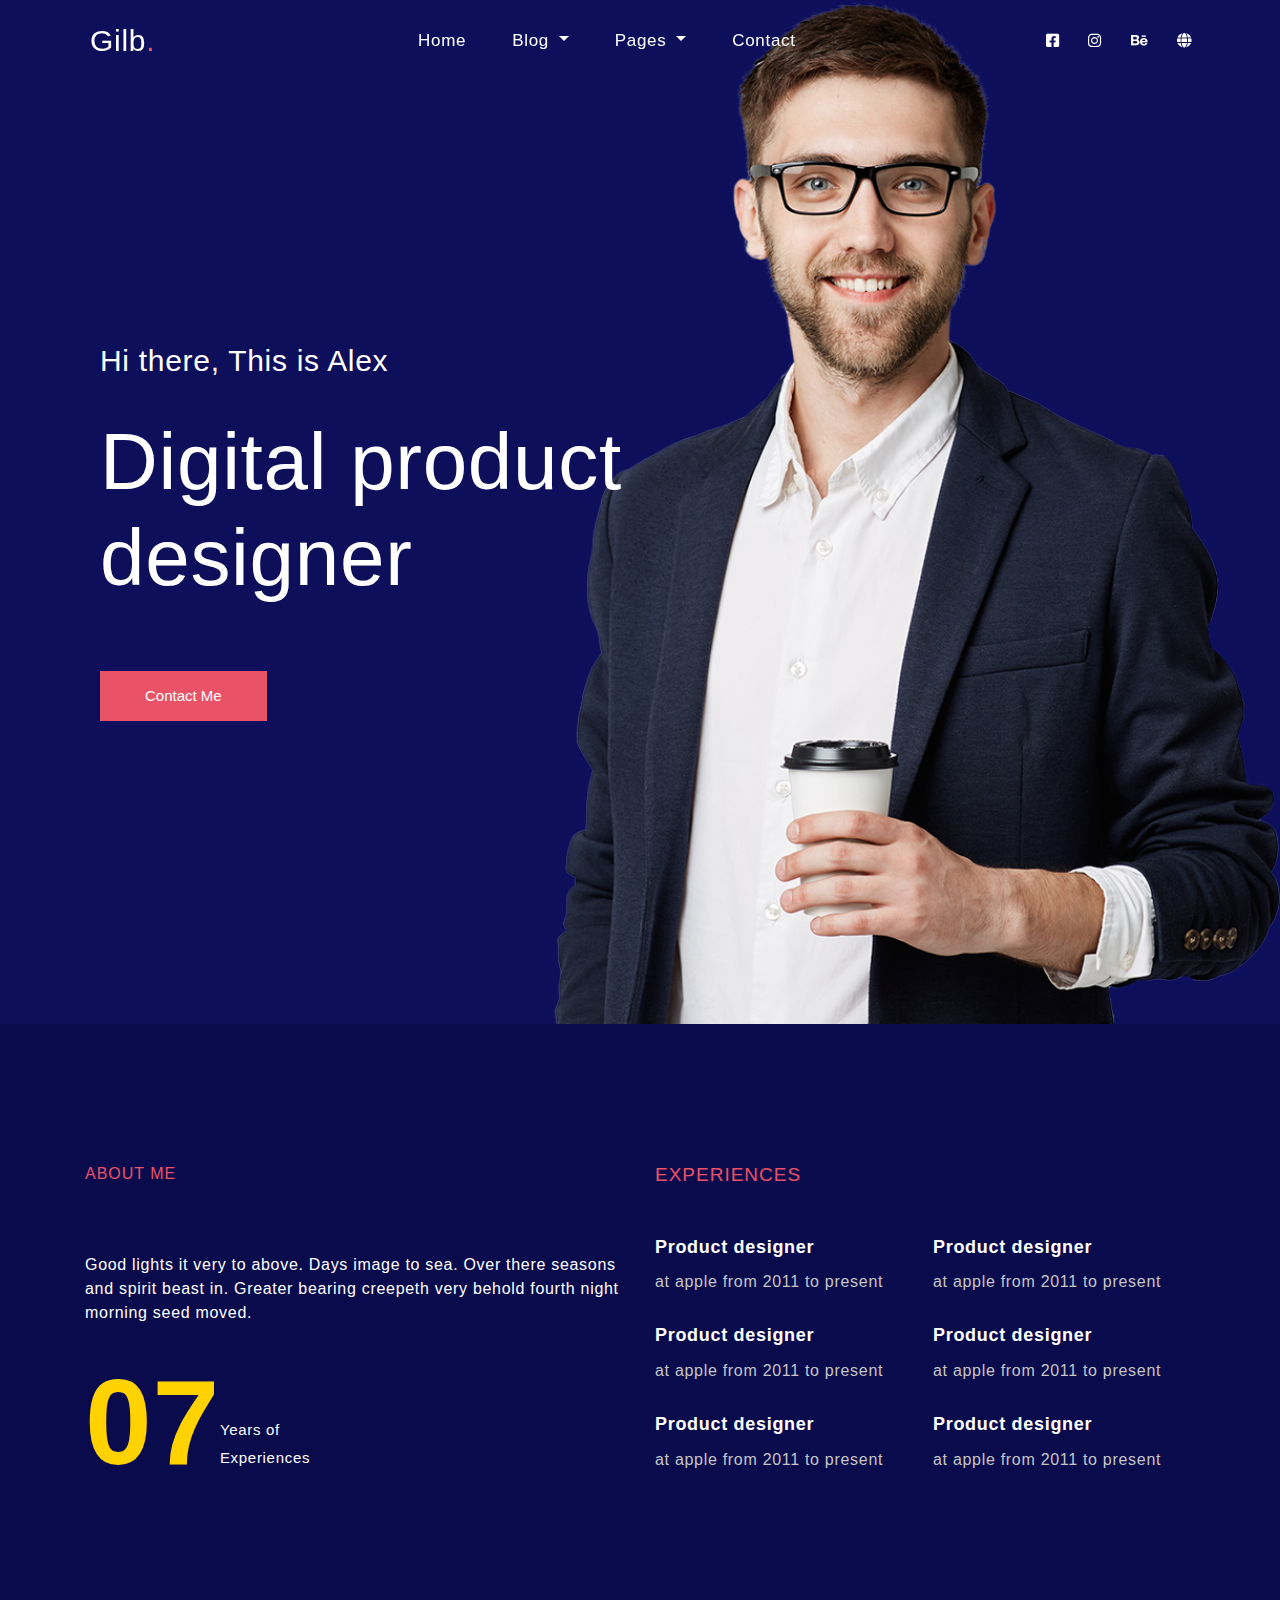
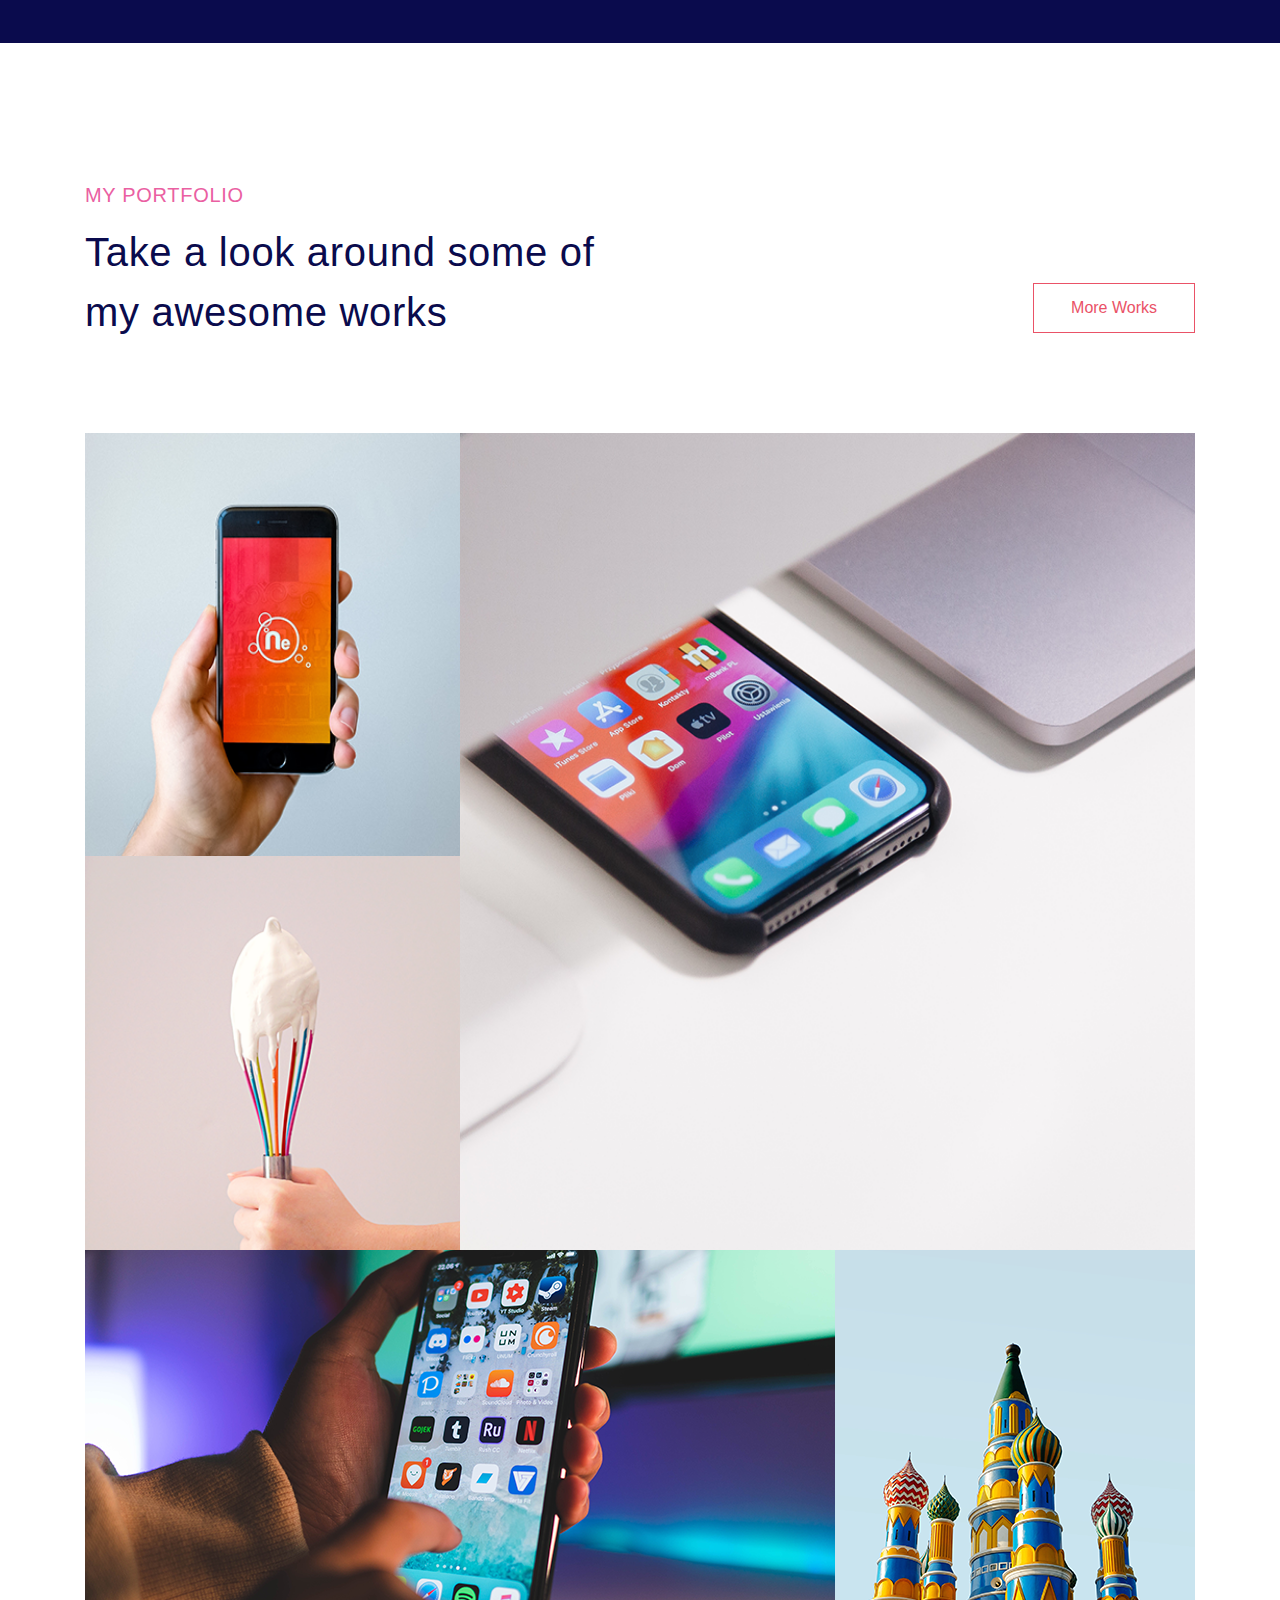
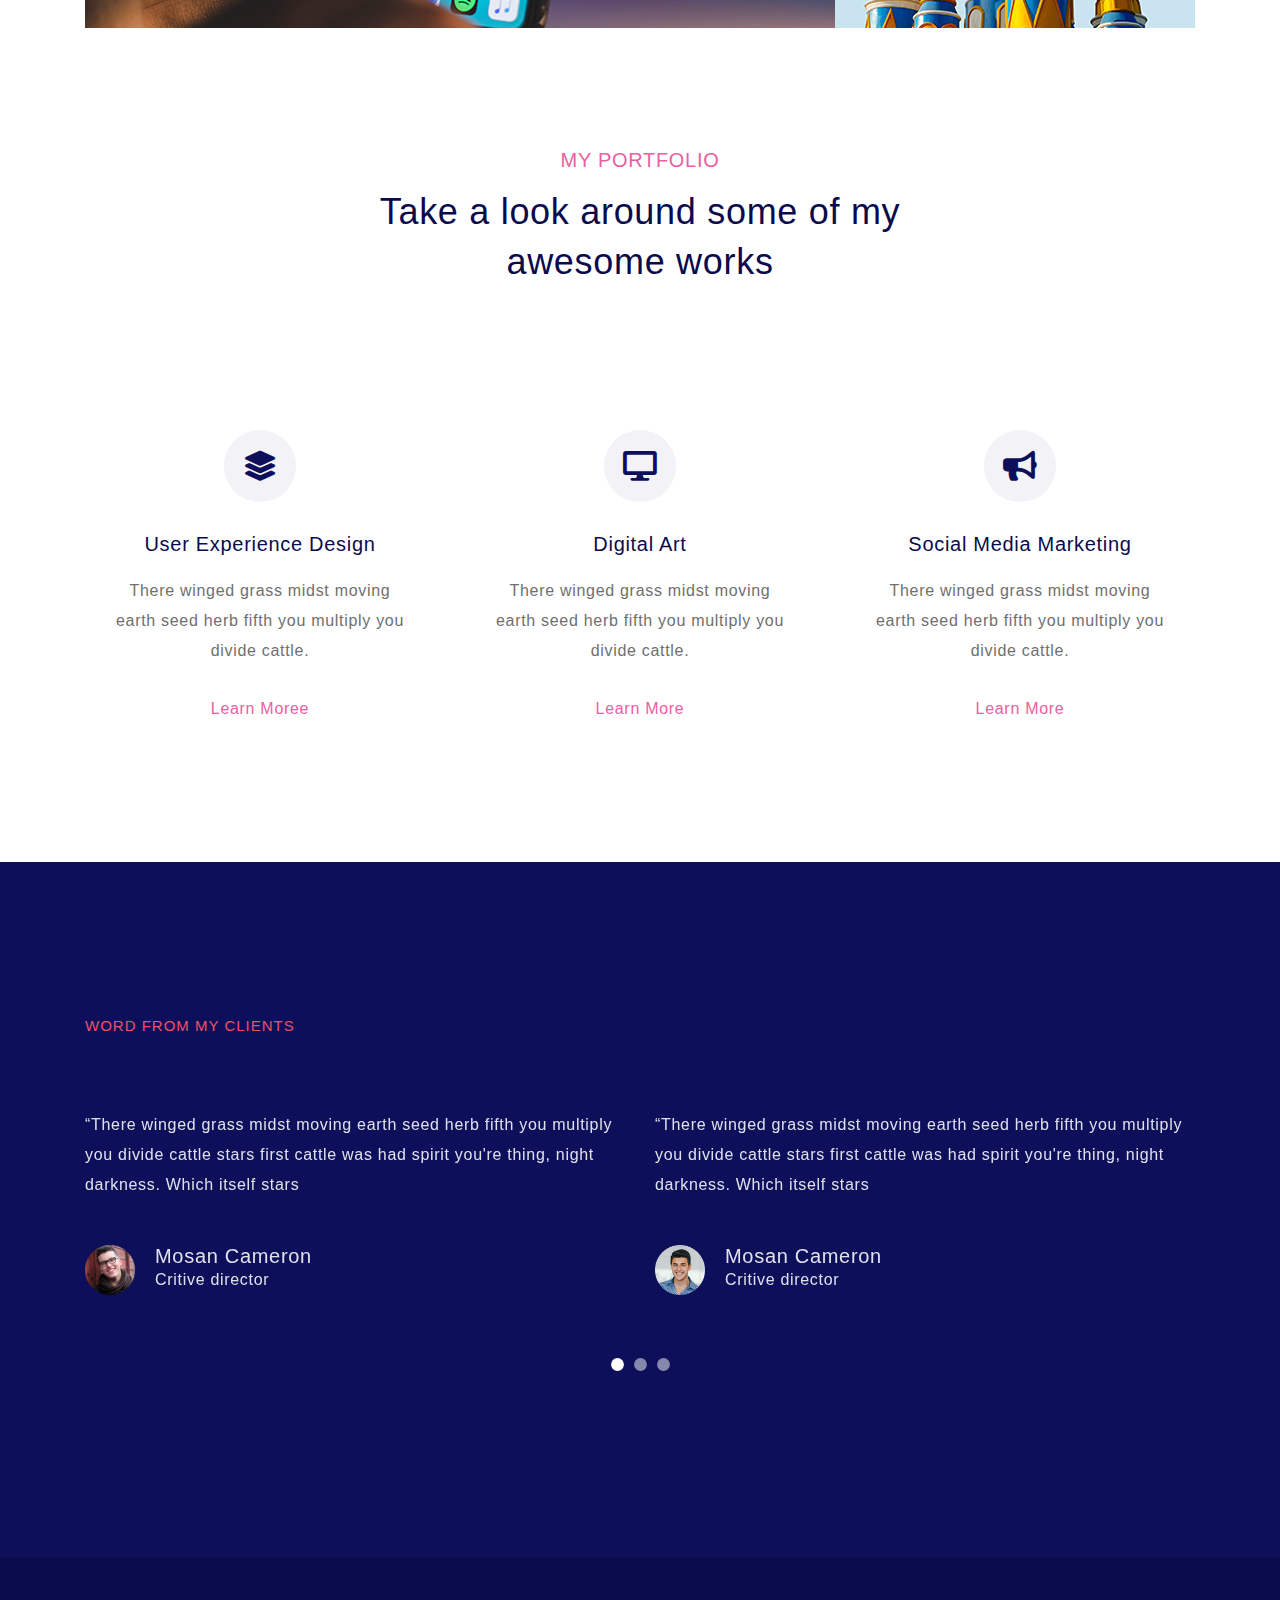
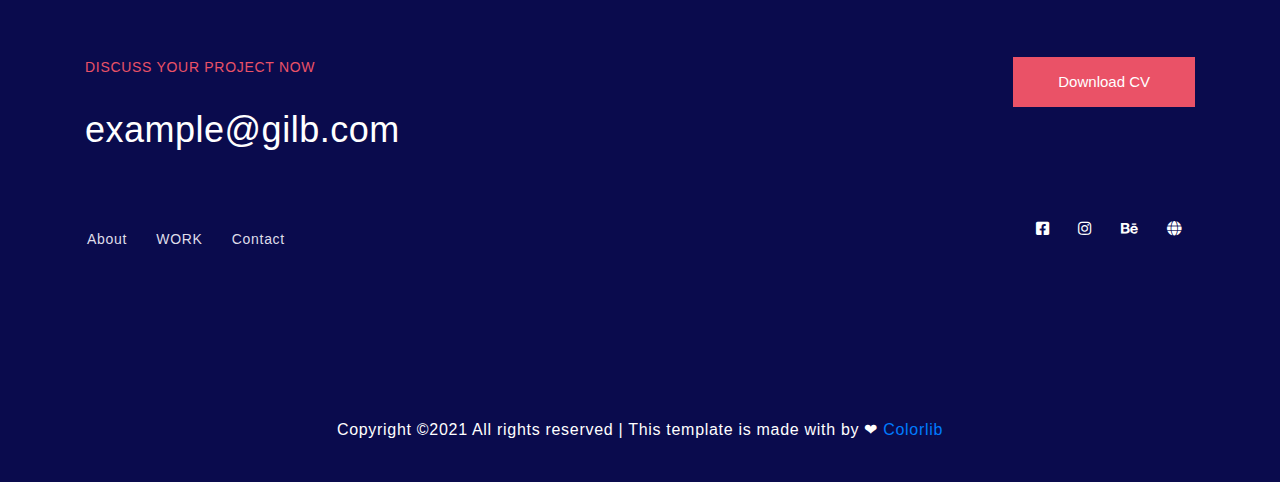
<file: index.html>
<!DOCTYPE html>
<html lang="en">

<head>
  <meta charset="UTF-8" />
  <meta name="viewport" content="width=device-width, initial-scale=1.0" />
  <link rel="stylesheet" href="./Css/bootstrap.min.css"/>
  <link rel="stylesheet" href="./Css/all.min.css"/>
  <link rel="stylesheet" href="./Css/fontawesome.min.css"/>
  <link rel="stylesheet" href="./Css/main.css"/>
  <title>Gilb - Resume Template By Colorlib -home-</title>
</head>

<body>
  <!-- Start Vav Bar -->
  <header class="main-header top" >
    <!-- <div class="container main-container"> -->
      <div class="row align-item-center">
        <div class="col-lg-12">
          <nav class="navbar navbar-expand-lg navbar-light">
            <div class="container">

              <!-- Brand -->
              <a class="navbar-brand" href="./index.html">
                Gilb<span>.</span>
              </a>

              <!-- Toggler/collapsibe Button -->
              <button id="main-button" class="navbar-toggler" type="button" data-toggle="collapse" data-target="#main-nav" aria-controls="main-nav" aria-expanded="false" aria-label="Toggle navigation">
                <i class="fas fa-bars"></i>
              </button>

              <!-- Navbar links -->
              <div class="collapse navbar-collapse" id="main-nav">
                <ul class="navbar-nav">

                  <!-- dropdown Using Bootstrap4 -->
                  <div class="home-link">
                    <a class="btn btn-secondary " href="./index.html">
                      Home
                    </a>
                  </div>
                  <div class="dropdown">
                    <a class="btn btn-secondary dropdown-toggle" href="#" role="button" id="dropdownMenuLink"
                      data-toggle="dropdown" aria-haspopup="true" aria-expanded="false">
                      Blog
                    </a>
                    <div class="dropdown-menu" aria-labelledby="dropdownMenuLink">
                      <a class="dropdown-item" href="./blog.html">Blog</a>
                      <a class="dropdown-item" href="./Single Blog.html">Single Blog</a>
                    </div>
                  </div>
                  <div class="dropdown">
                    <a class="btn btn-secondary dropdown-toggle" href="#" role="button" id="dropdownMenuLink"
                      data-toggle="dropdown" aria-haspopup="true" aria-expanded="false">
                      Pages
                    </a>
                    <div class="dropdown-menu" aria-labelledby="dropdownMenuLink">
                      <a class="dropdown-item" href="./Pages-About.html">About</a>
                      <a class="dropdown-item" href="./Pages-My Portfolios.html">Portfolio</a>
                      <a class="dropdown-item" href="./Pages-Portfolio Details.html">Portfolio Details</a>
                      <a class="dropdown-item" href="./index.html">Elements</a>
                    </div>
                  </div>
                  <div class="contact-link">
                    <a class="btn btn-secondary " href="./contact.html">
                      Contact
                    </a>
                  </div>
                </ul>
              </div>
              <!-- Navbar Icons -->
              <div class="navbar-icons">
                <a href="https://www.facebook.com/" target="_blank">
                  <i class="fab fa-facebook-square"></i>
                </a>
                <a href="https://www.instagram.com/" target="_blank">
                  <i class="fab fa-instagram"></i>
                </a>
                <a href="https://www.behance.net/" target="_blank">
                  <i class="fab fa-behance"></i>
                </a>
                <a href="https://global.com/" target="_blank">
                  <i class="fas fa-globe"></i>
                </a>
              </div>
            </div>
          </nav>
        </div>
      </div>
  </header>
  <!-- End Vav Bar -->

  
  <!-- Start Banner -->
  <section class="banner">
    <div class="container">
      <div class="align-item-center">
        <div class="col-lg-8">
          <div class="banner-text">
            <h5>Hi there, This is Alex</h5>
            <h1>Digital product designer</h1>
            <button>Contact Me</button>
          </div>
        </div>
      </div>
    </div>
  </section>
  <!-- End Banner-->

  <!-- Start Abuot me & Experience -->
  <section class="parent">
    <div class="container">
      <div class="row">
        <div class="about-me col-lg-6 ">
          <h4>ABOUT ME</h4>
          <p>Good lights it very to above. Days image to sea. Over there seasons and spirit beast in. Greater bearing
            creepeth very behold fourth night morning seed moved.</p>
          <div class="big-no">
            <h1>07</h1>
            <p>Years of<span>Experiences</span></p>
          </div>
        </div>
        <div class="experience col-lg-6 ">
          <h4>EXPERIENCES</h4>
          <div class="experiance-list">
            <div class="single-experiance-list">
              <h5>Product designer</h5>
              <p>at apple from 2011 to present</p>
            </div>
            <div class="single-experiance-list">
              <h5>Product designer</h5>
              <p>at apple from 2011 to present</p>
            </div>
            <div class="single-experiance-list">
              <h5>Product designer</h5>
              <p>at apple from 2011 to present</p>
            </div>
            <div class="single-experiance-list">
              <h5>Product designer</h5>
              <p>at apple from 2011 to present</p>
            </div>
            <div class="single-experiance-list">
              <h5>Product designer</h5>
              <p>at apple from 2011 to present</p>
            </div>
            <div class="single-experiance-list">
              <h5>Product designer</h5>
              <p>at apple from 2011 to present</p>
            </div>
        </div>
      </div>
    </div>
  </section>
  <!-- End Abuot me & Experience -->

  <!-- Start First Portofolio -->
  <section>
    <div class="container">
      <div class="first-portfolio">
        <div class="row">
          <div class="col-lg-6 por-text">
            <h3>MY PORTFOLIO</h3>
            <p>Take a look around some of my awesome works</p>
          </div>
          <div class="col-lg-6 text-right por-butt">
            <button>More Works</button>
          </div>
        </div>
      </div>
    </div>
  </section>
  <!-- End First Portofolio -->

  <!-- Start Second Portofolio -->
  <div class="container">
    <div class="images">
      <div class="content img-1">
        <a href="#">
            <img src="./Images/port_1.png" class="port-image"/>
            <div class="hover-text">
              <i class="fas fa-plus"></i>
            </div>
        </a>
      </div>
      <div class="content img-2">
        <a href="#">
            <img src="./Images/port_2.png"/>
            <div class="hover-text">
              <i class="fas fa-plus"></i>
            </div>
        </a>
      </div>
      <div class="content img-3">
        <a href="#">
            <img src="./Images/port_3.png"/>
            <div class="hover-text">
              <i class="fas fa-plus"></i>
            </div>
        </a>
      </div>
      <div class="content img-4">
        <a href="#">
            <img src="./Images/port_4.png"/>
            <div class="hover-text">
              <i class="fas fa-plus"></i>
            </div>
        </a>
      </div>
      <div class="content img-5">
        <a href="#">
            <img src="./Images/port_5.png"/>
            <div class="hover-text">
              <i class="fas fa-plus"></i>
            </div>
        </a>
      </div>
      </div>
    </div>
  
  <!-- End Second Portofolio -->

  <!-- Start Third Portofolio -->
  <section>
    <div class="container third-portfolio col-lg-6">
      <h3>MY PORTFOLIO</h3>
      <p>Take a look around some of my awesome works</p>
    </div>
  </section>
  <!-- End third Portofolio -->

  <!-- Start Cards -->
  <section class="main-cards">
    <div class="container">
      <div class="row">
        <div class="col-lg-4 col-sm-6 col-12">
          <div class="card">
            <i class="fas fa-layer-group"></i>
            <div class="card-body">
              <h5 class="card-title">User Experience Design</h5>
              <p class="card-text">There winged grass midst moving earth seed herb fifth you multiply you divide cattle.
              </p>
              <a href="#" class="btn btn-primary">Learn Moree</a>
            </div>
          </div>
        </div>
        <div class="col-lg-4 col-sm-6 col-12">
          <div class="card">
            <i class="fas fa-desktop"></i>
            <div class="card-body">
              <h5 class="card-title">Digital Art</h5>
              <p class="card-text">There winged grass midst moving earth seed herb fifth you multiply you divide cattle.
              </p>
              <a href="#" class="btn btn-primary">Learn More</a>
            </div>
          </div>
        </div>
        <div class="col-lg-4 col-sm-6 col-12">
          <div class="card">
            <i class="fas fa-bullhorn"></i>
            <div class="card-body">
              <h5 class="card-title">Social Media Marketing</h5>
              <p class="card-text">There winged grass midst moving earth seed herb fifth you multiply you divide cattle.
              </p>
              <a href="#" class="btn btn-primary">Learn More</a>
            </div>
          </div>
        </div>
      </div>
    </div>
  </section>
  <!-- End Cards -->

  <!-- Start Client -->
  <section class="client">
    <div class="container">
      <h3>WORD FROM MY CLIENTS</h3>
      <div id="carousel" class="carousel slide" data-ride="carousel">
        <ol class="carousel-indicators">
          <li data-target="#carousel" data-slide-to="0" class="active"></li>
          <li data-target="#carousel" data-slide-to="1"></li>
          <li data-target="#carousel" data-slide-to="2"></li>
        </ol>
        <div class="carousel-inner">
          <div class="carousel-item active">
            <div class="row">
              <div class="col-sm-6 col-12">
                <p>“There winged grass midst moving earth seed herb fifth you multiply you divide cattle stars first
                  cattle was had spirit you're thing, night darkness. Which itself stars</p>
                <img src="./Images/client_1.png" class="d-block w-100" alt="...">
                <h4>Mosan Cameron</h4>
                <p>Critive director</p>
              </div>
              <div class="col-sm-6 col-12">
                <p>“There winged grass midst moving earth seed herb fifth you multiply you divide cattle stars first
                  cattle was had spirit you're thing, night darkness. Which itself stars</p>
                <img src="./Images/client_2.png" class="d-block w-100" alt="...">
                <h4>Mosan Cameron</h4>
                <p>Critive director</p>
              </div>
            </div>
          </div>
          <div class="carousel-item">
            <div class="row">
              <div class="col-sm-6 col-12">
                <p>“There winged grass midst moving earth seed herb fifth you multiply you divide cattle stars first
                  cattle was had spirit you're thing, night darkness. Which itself stars</p>
                <img src="./Images/client_2.png" class="d-block w-100" alt="...">
                <h4>Mosan Cameron</h4>
                <p>Critive director</p>
              </div>
              <div class="col-sm-6 col-12">
                <p>“There winged grass midst moving earth seed herb fifth you multiply you divide cattle stars first
                  cattle was had spirit you're thing, night darkness. Which itself stars</p>
                <img src="./Images/client_2.png" class="d-block w-100" alt="...">
                <h4>Mosan Cameron</h4>
                <p>Critive director</p>
              </div>
            </div>
          </div>
          <div class="carousel-item">
            <div class="row">
              <div class="col-sm-6 col-12">
                <p>“There winged grass midst moving earth seed herb fifth you multiply you divide cattle stars first
                  cattle was had spirit you're thing, night darkness. Which itself stars</p>
                <img src="./Images/client_3.png" class="d-block w-100" alt="...">
                <h4>Mosan Cameron</h4>
                <p>Critive director</p>
              </div>
              <div class="col-sm-6 col-12">
                <p>“There winged grass midst moving earth seed herb fifth you multiply you divide cattle stars first
                  cattle was had spirit you're thing, night darkness. Which itself stars</p>
                <img src="./Images/client_3.png" class="d-block w-100" alt="...">
                <h4>Mosan Cameron</h4>
                <p>Critive director</p>
              </div>
            </div>
          </div>
        </div>
      </div>
    </div>
  </section>
  <!-- End Client -->

  <!-- Start Footer -->
  <section class="footer">
    <div class="container">
      <div class="row align-item-center">

        <div class="col-lg-6">
          <div class="footer-text">
            <p>DISCUSS YOUR PROJECT NOW</p>
            <h2>example@gilb.com</h2>
          </div>
        </div>

        <div class="col-lg-6">
          <div class="footer-btn">
          <button>Download CV</button>
          </div>
        </div> 

        <div class="col-lg-6">
          <div class="footer-catg">
            <ul>
              <a href="#">
                <li>About</li>
              </a>
              <a href="#">
                <li>WORK</li>
              </a>
              <a href="#">
                <li>Contact</li>
              </a>
            </ul>
          </div>
          
        </div>

        <div class="col-lg-6">
          <div class="footer-icons">
            <a href="#">
              <i class="fab fa-facebook-square"></i>
            </a>
            <a href="#">
              <i class="fab fa-instagram"></i>
            </a>
            <a href="#">
              <i class="fab fa-behance"></i>
            </a>
            <a href="#">
              <i class="fas fa-globe"></i>
            </a>
          </div>
        </div>

        <div class="col-lg-12">
          <div class="last-p text-center">
            <p>
              Copyright ©2021 All rights reserved | This template is made with by ❤
              <a href="https://colorlib.com/" target="_blank">Colorlib</a>
            </p>
          </div>
        </div>
      </div>
    </div>
  </section>
  <!-- End Footer  -->

  <script src="./Js/jquery-3.5.1.min.js"></script>
  <script src="./Js/bootstrap.bundle.min.js"></script>
  <script src="./Js/main.js"></script>
</body>
</html>
</file>
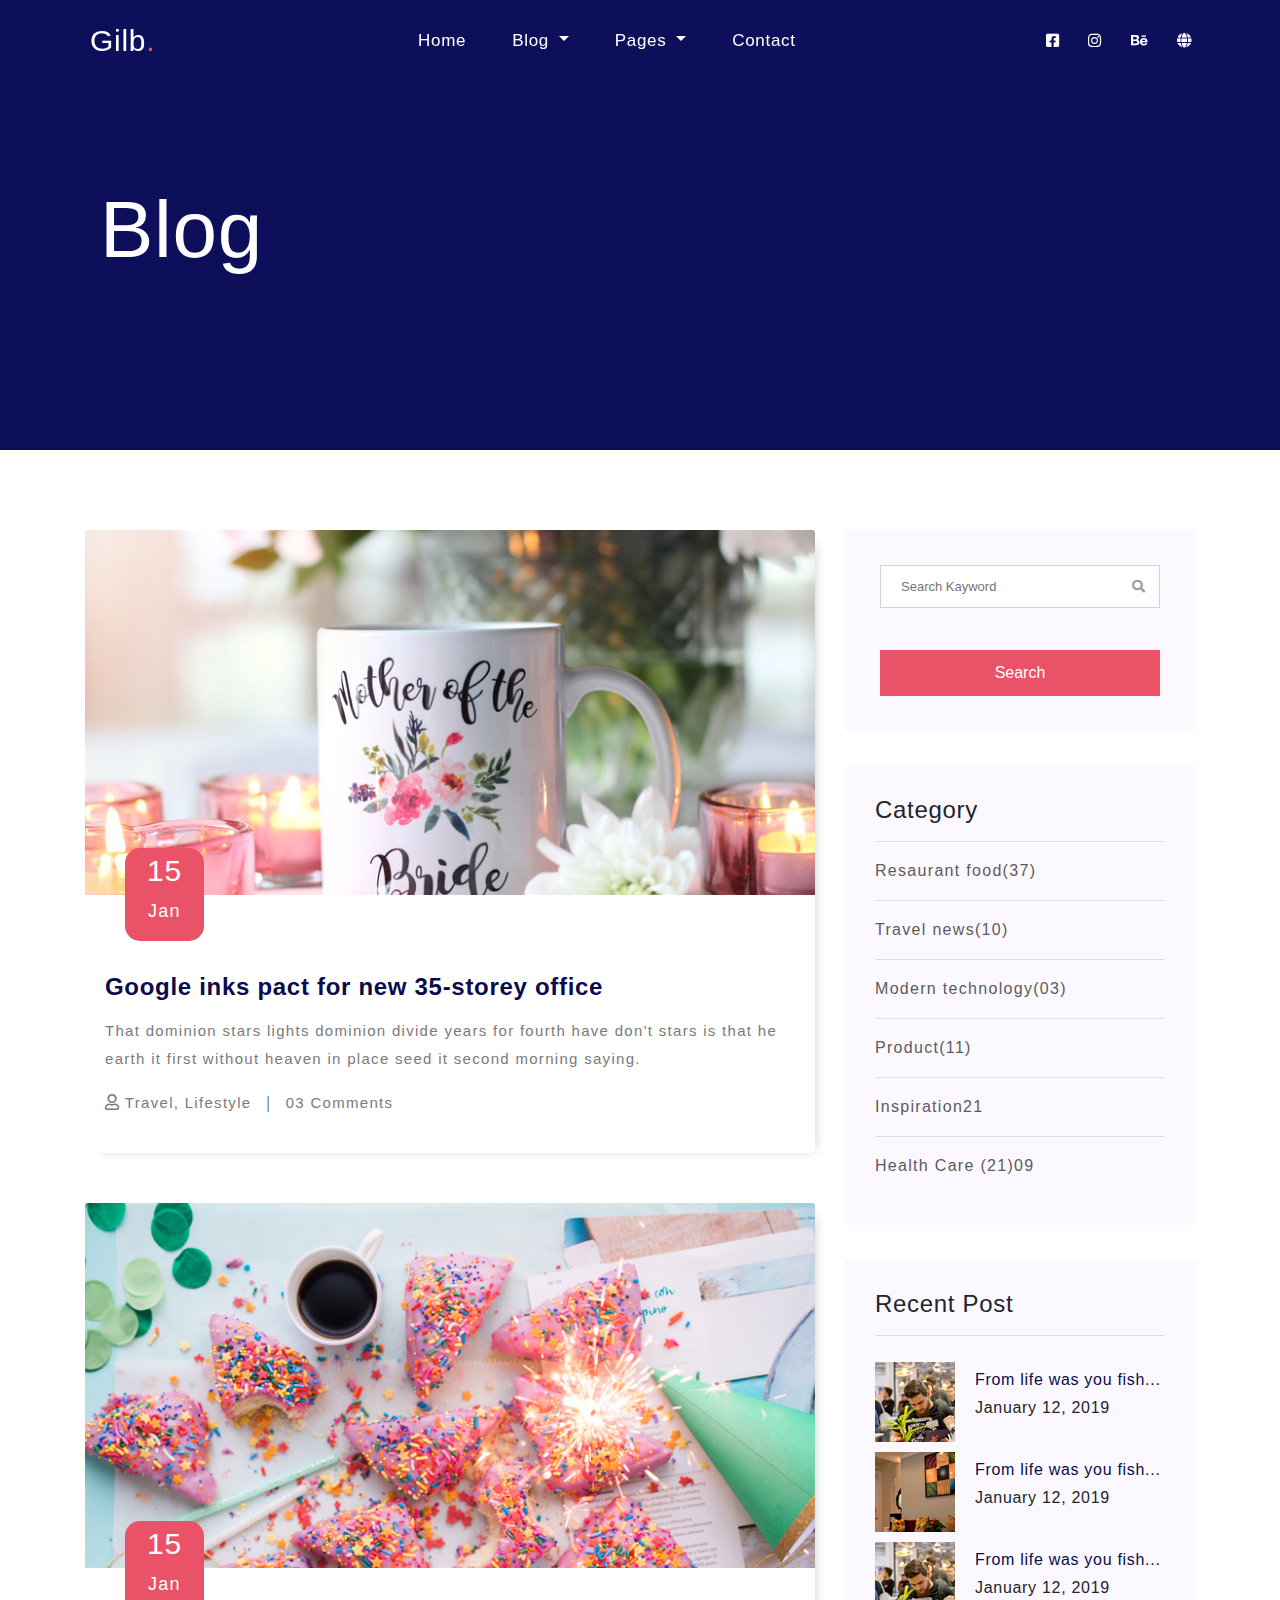
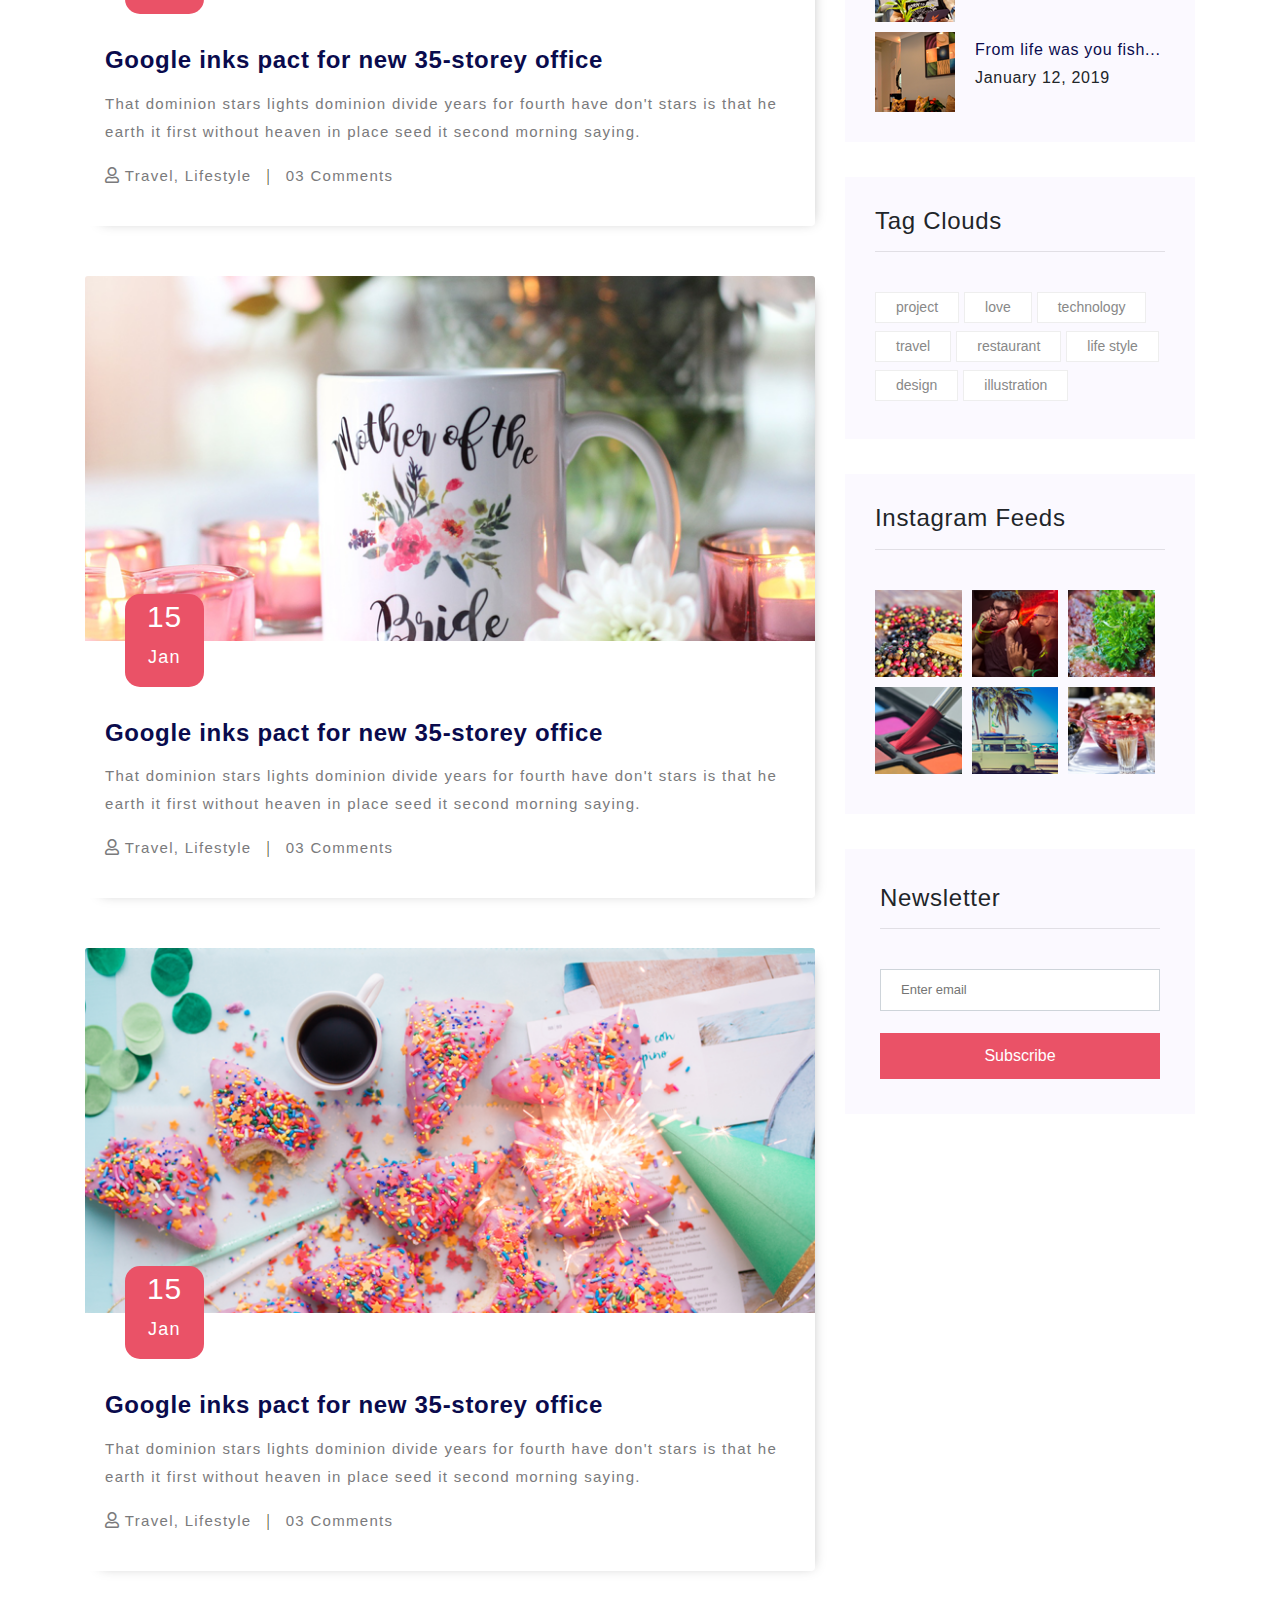
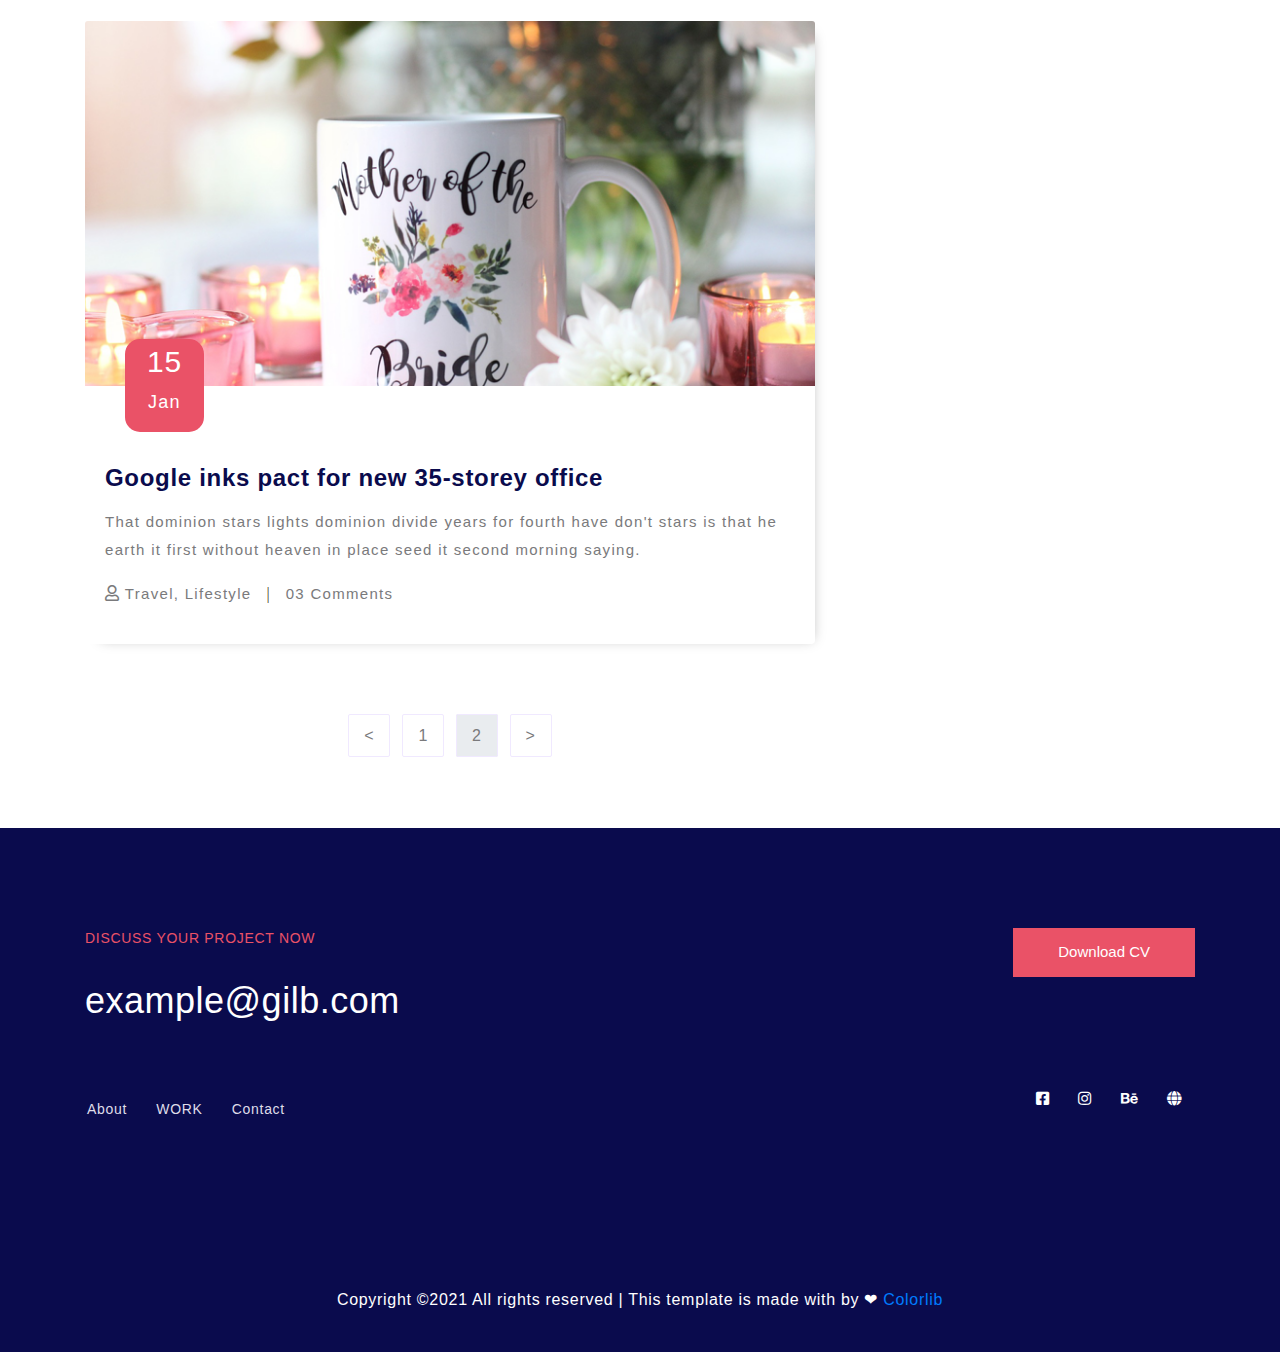
<file: blog.html>
<!DOCTYPE html>
<html lang="en">
  <head>
    <meta charset="UTF-8" />
    <meta name="viewport" content="width=device-width, initial-scale=1.0" />
    <link rel="stylesheet" href="./Css/bootstrap.min.css"/>
    <link rel="stylesheet" href="./Css/all.min.css"/>
    <link rel="stylesheet" href="./Css/fontawesome.min.css"/>
    <link rel="stylesheet" href="./Css/main.css"/>
    <title>Gilb - Resume Template By Colorlib - blog</title>
  </head>
  <body>

  <!-- Start Vav Bar -->
  <header class="main-header top" >
    <!-- <div class="container main-container"> -->
      <div class="row align-item-center">
        <div class="col-lg-12">
          <nav class="navbar navbar-expand-lg navbar-light">
            <div class="container">

              <!-- Brand -->
              <a class="navbar-brand" href="./index.html">
                Gilb<span>.</span>
              </a>

              <!-- Toggler/collapsibe Button -->
              <button id="main-button" class="navbar-toggler" type="button" data-toggle="collapse" data-target="#main-nav" aria-controls="main-nav" aria-expanded="false" aria-label="Toggle navigation">
                <i class="fas fa-bars"></i>
              </button>

              <!-- Navbar links -->
              <div class="collapse navbar-collapse" id="main-nav">
                <ul class="navbar-nav">

                  <!-- dropdown Using Bootstrap4 -->
                  <div class="home-link">
                    <a class="btn btn-secondary " href="./index.html">
                      Home
                    </a>
                  </div>
                  <div class="dropdown">
                    <a class="btn btn-secondary dropdown-toggle" href="#" role="button" id="dropdownMenuLink"
                      data-toggle="dropdown" aria-haspopup="true" aria-expanded="false">
                      Blog
                    </a>
                    <div class="dropdown-menu" aria-labelledby="dropdownMenuLink">
                      <a class="dropdown-item" href="./blog.html">Blog</a>
                      <a class="dropdown-item" href="./Single Blog.html">Single Blog</a>
                    </div>
                  </div>
                  <div class="dropdown">
                    <a class="btn btn-secondary dropdown-toggle" href="#" role="button" id="dropdownMenuLink"
                      data-toggle="dropdown" aria-haspopup="true" aria-expanded="false">
                      Pages
                    </a>
                    <div class="dropdown-menu" aria-labelledby="dropdownMenuLink">
                      <a class="dropdown-item" href="./Pages-About.html">About</a>
                      <a class="dropdown-item" href="./Pages-My Portfolios.html">Portfolio</a>
                      <a class="dropdown-item" href="./Pages-Portfolio Details.html">Portfolio Details</a>
                      <a class="dropdown-item" href="./index.html">Elements</a>
                    </div>
                  </div>
                  <div class="contact-link">
                    <a class="btn btn-secondary " href="./contact.html">
                      Contact
                    </a>
                  </div>
                </ul>
              </div>
              <!-- Navbar Icons -->
              <div class="navbar-icons">
                <a href="https://www.facebook.com/" target="_blank">
                  <i class="fab fa-facebook-square"></i>
                </a>
                <a href="https://www.instagram.com/" target="_blank">
                  <i class="fab fa-instagram"></i>
                </a>
                <a href="https://www.behance.net/" target="_blank">
                  <i class="fab fa-behance"></i>
                </a>
                <a href="https://global.com/" target="_blank">
                  <i class="fas fa-globe"></i>
                </a>
              </div>
            </div>
          </nav>
        </div>
      </div>
  </header>
  <!-- End Vav Bar -->

      <!-- Start Banner -->
  <section class="banner banner-blog">
    <div class="container">
      <div class="align-item-center">
        <div class="col-lg-7">
          <div class="banner-text">
            <h1 class="only-title">Blog</h1>
          </div>
        </div>
      </div>
    </div>
    
  </section>
  <!-- End Banner-->

    <!--Start Sidebar -->
    <div class="container">
      <div class="row">
      <div class="col-lg-8">
        <section class="cards">
          <div class="card">
            <img src="./Images/single_blog_4.webp" class="card-img-top" alt="">
            <div  class="date">
              <a href="#">
                <h3>15</h3>
                <p>Jan</p>
              </a>
            </div>
            <div class="card-body">
              <a href="#">
                <h2>Google inks pact for new 35-storey office</h2>
              </a>
              <p>That dominion stars lights dominion divide years for fourth have don't stars is that he earth it first without heaven in place seed it second morning saying.</p>
              <div class="links">
                <a href="#">
                  <i class="far fa-user"></i>
                  <p>Travel, Lifestyle</p>
                </a>
              </div>
              <div class="links">
                <a href="#">
                  <i class="far fa-comments"></i>
                  <p> 03 Comments</p>
                </a>
              </div>
            </div>
          </div>
          <div class="card">
            <img src="./Images/single_blog_5.webp" class="card-img-top" alt="">
            <div  class="date">
              <a href="#">
                <h3>15</h3>
                <p>Jan</p>
              </a>
            </div>
            <div class="card-body">
              <a href="#">
                <h2>Google inks pact for new 35-storey office</h2>
              </a>
              <p>That dominion stars lights dominion divide years for fourth have don't stars is that he earth it first without heaven in place seed it second morning saying.</p>
              <div class="links">
                <a href="#">
                  <i class="far fa-user"></i>
                  <p>Travel, Lifestyle</p>
                </a>
              </div>
              <div class="links">
                <a href="#">
                  <i class="far fa-comments"></i>
                  <p> 03 Comments</p>
                </a>
              </div>
            </div>
          </div>
          <div class="card">
            <img src="./Images/single_blog_4.webp" class="card-img-top" alt="">
            <div  class="date">
              <a href="#">
                <h3>15</h3>
                <p>Jan</p>
              </a>
            </div>
            <div class="card-body">
              <a href="#">
                <h2>Google inks pact for new 35-storey office</h2>
              </a>
              <p>That dominion stars lights dominion divide years for fourth have don't stars is that he earth it first without heaven in place seed it second morning saying.</p>
              <div class="links">
                <a href="#">
                  <i class="far fa-user"></i>
                  <p>Travel, Lifestyle</p>
                </a>
              </div>
              <div class="links">
                <a href="#">
                  <i class="far fa-comments"></i>
                  <p> 03 Comments</p>
                </a>
              </div>
            </div>
          </div>
          <div class="card">
            <img src="./Images/single_blog_5.webp" class="card-img-top" alt="">
            <div  class="date">
              <a href="#">
                <h3>15</h3>
                <p>Jan</p>
              </a>
            </div>
            <div class="card-body">
              <a href="#">
                <h2>Google inks pact for new 35-storey office</h2>
              </a>
              <p>That dominion stars lights dominion divide years for fourth have don't stars is that he earth it first without heaven in place seed it second morning saying.</p>
              <div class="links">
                <a href="#">
                  <i class="far fa-user"></i>
                  <p>Travel, Lifestyle</p>
                </a>
              </div>
              <div class="links">
                <a href="#">
                  <i class="far fa-comments"></i>
                  <p> 03 Comments</p>
                </a>
              </div>
            </div>
          </div>
          <div class="card">
            <img src="./Images/single_blog_4.webp" class="card-img-top" alt="">
            <div  class="date">
              <a href="#">
                <h3>15</h3>
                <p>Jan</p>
              </a>
            </div>
            <div class="card-body">
              <a href="#">
                <h2>Google inks pact for new 35-storey office</h2>
              </a>
              <p>That dominion stars lights dominion divide years for fourth have don't stars is that he earth it first without heaven in place seed it second morning saying.</p>
              <div class="links">
                <a href="#">
                  <i class="far fa-user"></i>
                  <p>Travel, Lifestyle</p>
                </a>
              </div>
              <div class="links">
                <a href="#">
                  <i class="far fa-comments"></i>
                  <p> 03 Comments</p>
                </a>
              </div>
            </div>
          </div>
        </section>
        <section class="numbers">
            <ul>
              <li><a href="#">&lt;</a></li>
              <li><a href="#">1</a></li>
              <li><a href="#" class="activee">2</a></li>
              <li><a href="#">&gt;</a></li>
            </ul>
        </section>
      </div>

      <div class="col-lg-4 side">
        <aside>
          <!-- Start Search -->
            <section class="search">
              <div class="kayword-search">
                <input class="kayword" type="text" placeholder="Search Kayword">
                <button><i class="fas fa-search"></i></button>
              </div>
              <input class="button" type="button" name="Search" value="Search">
            </section>
            <!-- End Search -->
            <section class="category">
              <h4>Category</h4>
              <hr/>
              <div class="category-list">
                <a href="#">
                  <p>Resaurant food(37)</p>
                </a>
                <hr/>
                <a href="#">
                  <p>Travel news(10)</p>
                </a>
                <hr/>
                <a href="#">
                  <p>Modern technology(03)</p>
                </a>
                <hr/>
                <a href="#">
                  <p>Product(11)</p>
                </a>
                <hr/>
                <a href="#">
                  <p>Inspiration21</p>
                </a>
                <hr/>
                <a href="#">
                  <p>Health Care (21)09</p>
                </a>
              </div>
            </section>
            <section class="posts">
              <h4>Recent Post</h4>
              <hr>
              <ul>

                <li>
                  <div class="post-history">
                    <div class="post-img">
                      <img src="./Images/post_1.png"/>
                    </div>
                    <div class="post-text">
                      <a href="#"><p>From life was you fish...</p></a>
                      <p>January 12, 2019</p>
                    </div>
                  </div>
                </li>

                <li>
                  <div class="post-history">
                    <div class="post-img">
                      <img src="./Images/post_4.png"/>
                    </div>
                    <div class="post-text">
                      <a href="#"><p>From life was you fish...</p></a>
                      <p>January 12, 2019</p>
                    </div>
                  </div>
                </li>

                <li>
                  <div class="post-history">
                    <div class="post-img">
                      <img src="./Images/post_1.png"/>
                    </div>
                    <div class="post-text">
                        <a href="#"><p>From life was you fish...</p></a>
                        <p>January 12, 2019</p>
                    </div>
                  </div>
                </li>

                <li>
                  <div class="post-history">
                    <div class="post-img">
                      <img src="./Images/post_4.png"/>
                    </div>
                    <div class="post-text">
                      <a href="#"><p>From life was you fish...</p></a>
                      <p>January 12, 2019</p>
                    </div>
                  </div>
                </li>
              </ul>
            </section>
            <!-- Start Tag Clouds -->
            <section class="tags">
              <h4>Tag Clouds</h4>
              <hr>
              <div class="buttons">
                <div class="tag-buttons">
                  <button>project</button>
                </div>
                <div class="tag-buttons">
                  <button>love</button>
                </div>
                <div class="tag-buttons">
                  <button>technology</button>
                </div>
                <div class="tag-buttons">
                  <button>travel</button>
                </div>
                <div class="tag-buttons">
                  <button>restaurant</button>
                </div>
                <div class="tag-buttons">
                  <button>life style</button>
                </div>
                <div class="tag-buttons">
                  <button>design</button>
                </div>
                <div class="tag-buttons">
                  <button>illustration</button>
                </div>
              </div>
            </section>
            <!-- End Tag Clouds -->

            <!-- Start Instagram Feeds -->
            <section class="feeds">
              <h4>Instagram Feeds</h4>
              <hr>
              <div class="feeds-img">
                <div class="insta-img">
                  <a href="#">
                    <img src="./Images/post_5.png">
                  </a>
                  <a href="#">
                    <img src="./Images/post_8.png">
                  </a>
                </div>
                <div class="insta-img">
                  <a href="#">
                    <img src="./Images/post_6.png">
                  </a>
                  <a href="#">
                    <img src="./Images/post_9.png">
                  </a>
                </div>
                <div class="insta-img">
                  <a href="#">
                    <img src="./Images/post_7.png">
                  </a>
                  <a href="#">
                    <img src="./Images/post_10.png">
                  </a>
                </div>
              </div>
              
            </section>
            <!-- End Instagram Feeds -->

            <!-- Start Newsletter -->
            <section class="subscribe">
              <h4>Newsletter</h4>
              <hr>
              <div class="subscribe-email">
                <input class="email" type="text" name="email" placeholder="Enter email">
              </div>
              <input class="button" type="button" name="Subscribe" value="Subscribe">
            </section>
            <!-- End Newsletter -->
        </aside>
      </div>
    </div>
  </div>
    <!--End Sidebar -->

<!-- Start Footer -->
  <section class="footer">
    <div class="container">
      <div class="row align-item-center">

        <div class="col-lg-6">
          <div class="footer-text">
            <p>DISCUSS YOUR PROJECT NOW</p>
            <h2>example@gilb.com</h2>
          </div>
        </div>

        <div class="col-lg-6">
          <div class="footer-btn">
          <button>Download CV</button>
          </div>
        </div> 

        <div class="col-lg-6">
          <div class="footer-catg">
            <ul>
              <a href="#">
                <li>About</li>
              </a>
              <a href="#">
                <li>WORK</li>
              </a>
              <a href="#">
                <li>Contact</li>
              </a>
            </ul>
          </div>
          
        </div>

        <div class="col-lg-6">
          <div class="footer-icons">
            <a href="#">
              <i class="fab fa-facebook-square"></i>
            </a>
            <a href="#">
              <i class="fab fa-instagram"></i>
            </a>
            <a href="#">
              <i class="fab fa-behance"></i>
            </a>
            <a href="#">
              <i class="fas fa-globe"></i>
            </a>
          </div>
        </div>

        <div class="col-lg-12">
          <div class="last-p text-center">
            <p>
              Copyright ©2021 All rights reserved | This template is made with by ❤
              <a href="https://colorlib.com/" target="_blank">Colorlib</a>
            </p>
          </div>
        </div>
      </div>
    </div>
  </section>
  <!-- End Footer  -->

    <script src="./Js/jquery-3.5.1.min.js "></script>
    <script src="./Js/bootstrap.bundle.min.js "></script>
    <script src="./Js/main.js "></script>
  </body>
</html>
</file>
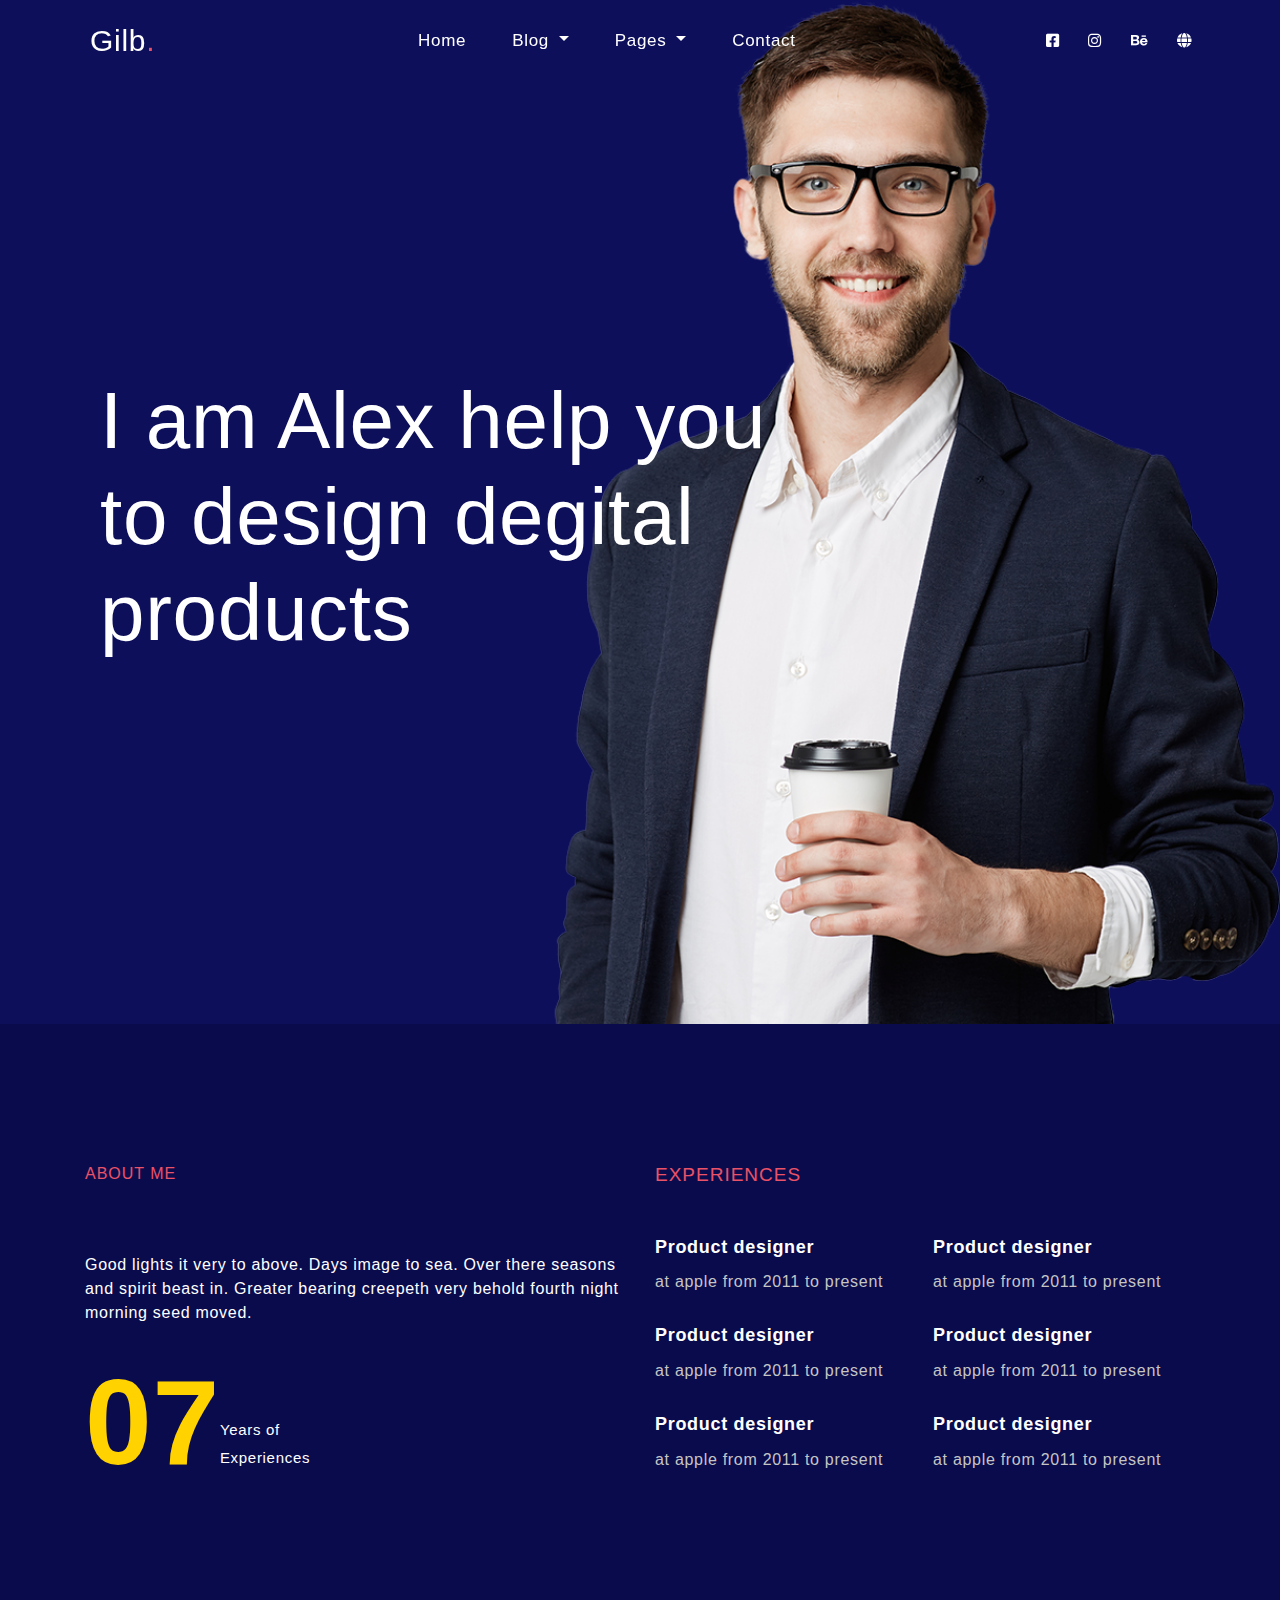
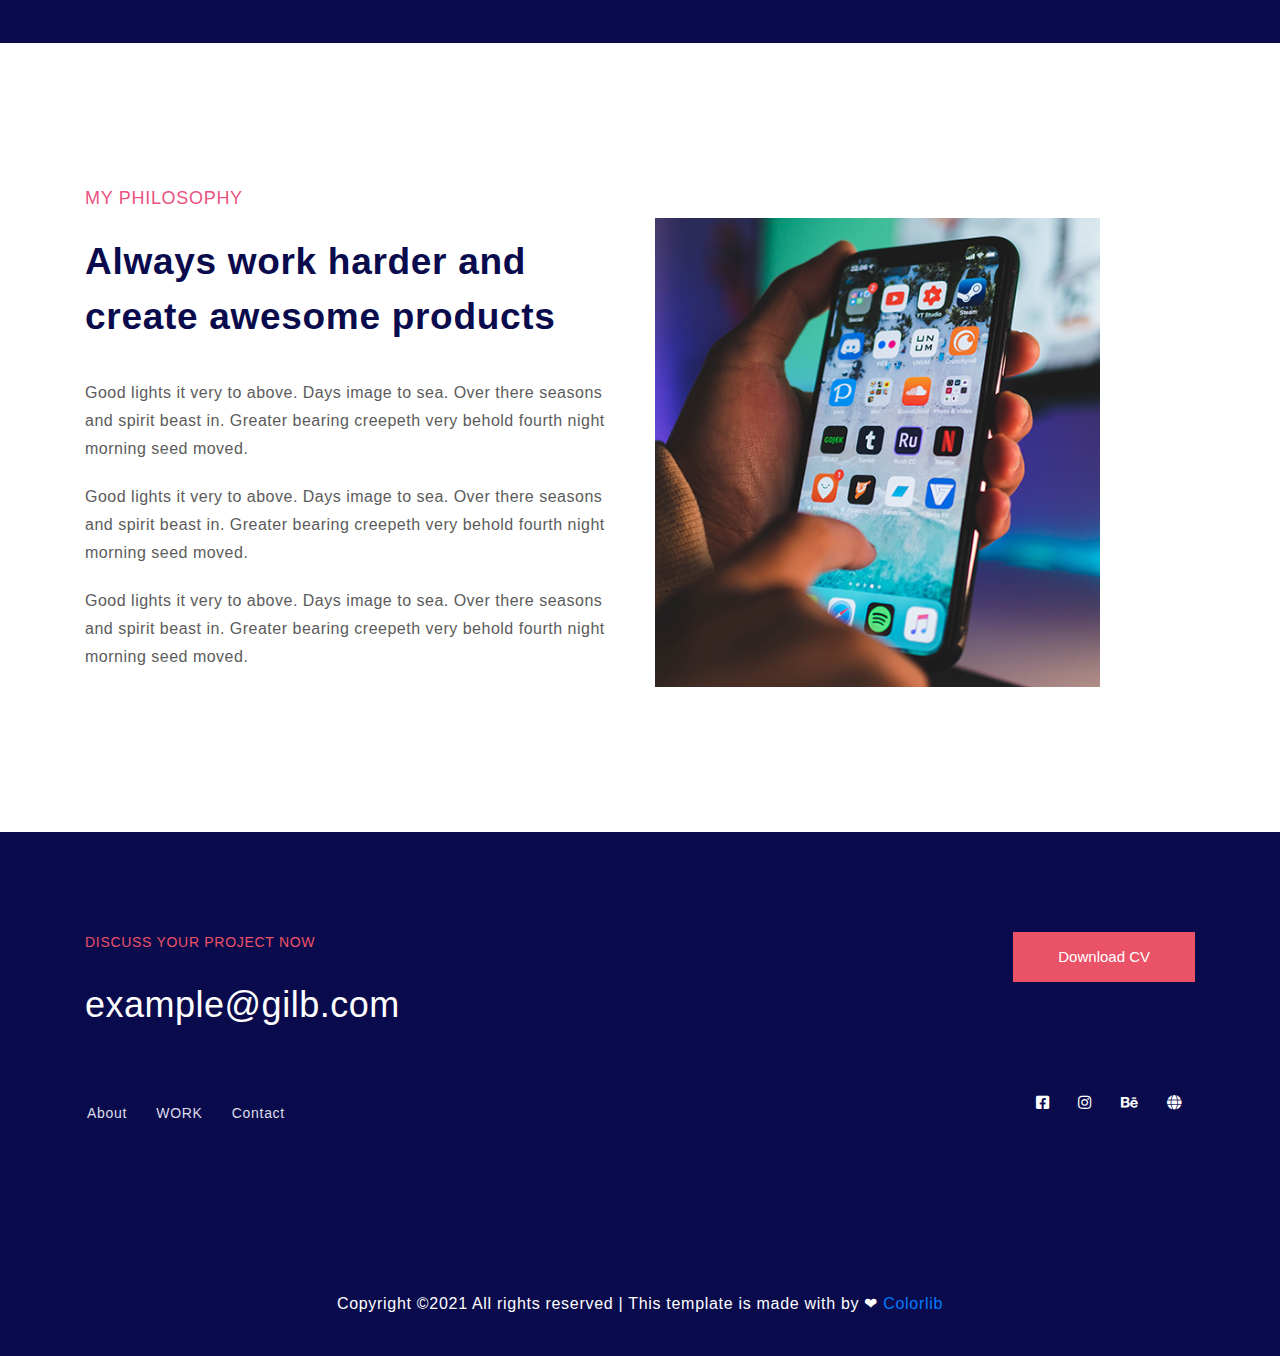
<file: Pages-About.html>
<!DOCTYPE html>
<html lang="en">

<head>
  <meta charset="UTF-8" />
  <meta name="viewport" content="width=device-width, initial-scale=1.0" />
  <link rel="stylesheet" href="./Css/bootstrap.min.css"/>
  <link rel="stylesheet" href="./Css/all.min.css"/>
  <link rel="stylesheet" href="./Css/fontawesome.min.css"/>
  <link rel="stylesheet" href="./Css/main.css"/>
  <title>Gilb - Resume Template By Colorlib - Pages-About</title>
</head>

<body>
  <!-- Start Vav Bar -->
  <header class="main-header top" >
    <!-- <div class="container main-container"> -->
      <div class="row align-item-center">
        <div class="col-lg-12">
          <nav class="navbar navbar-expand-lg navbar-light">
            <div class="container">

              <!-- Brand -->
              <a class="navbar-brand" href="./index.html">
                Gilb<span>.</span>
              </a>

              <!-- Toggler/collapsibe Button -->
              <button id="main-button" class="navbar-toggler" type="button" data-toggle="collapse" data-target="#main-nav" aria-controls="main-nav" aria-expanded="false" aria-label="Toggle navigation">
                <i class="fas fa-bars"></i>
              </button>

              <!-- Navbar links -->
              <div class="collapse navbar-collapse" id="main-nav">
                <ul class="navbar-nav">

                  <!-- dropdown Using Bootstrap4 -->
                  <div class="home-link">
                    <a class="btn btn-secondary " href="./index.html">
                      Home
                    </a>
                  </div>
                  <div class="dropdown">
                    <a class="btn btn-secondary dropdown-toggle" href="#" role="button" id="dropdownMenuLink"
                      data-toggle="dropdown" aria-haspopup="true" aria-expanded="false">
                      Blog
                    </a>
                    <div class="dropdown-menu" aria-labelledby="dropdownMenuLink">
                      <a class="dropdown-item" href="./blog.html">Blog</a>
                      <a class="dropdown-item" href="./Single Blog.html">Single Blog</a>
                    </div>
                  </div>
                  <div class="dropdown">
                    <a class="btn btn-secondary dropdown-toggle" href="#" role="button" id="dropdownMenuLink"
                      data-toggle="dropdown" aria-haspopup="true" aria-expanded="false">
                      Pages
                    </a>
                    <div class="dropdown-menu" aria-labelledby="dropdownMenuLink">
                      <a class="dropdown-item" href="./Pages-About.html">About</a>
                      <a class="dropdown-item" href="./Pages-My Portfolios.html">Portfolio</a>
                      <a class="dropdown-item" href="./Pages-Portfolio Details.html">Portfolio Details</a>
                      <a class="dropdown-item" href="./index.html">Elements</a>
                    </div>
                  </div>
                  <div class="contact-link">
                    <a class="btn btn-secondary " href="./contact.html">
                      Contact
                    </a>
                  </div>
                </ul>
              </div>
              <!-- Navbar Icons -->
              <div class="navbar-icons">
                <a href="https://www.facebook.com/" target="_blank">
                  <i class="fab fa-facebook-square"></i>
                </a>
                <a href="https://www.instagram.com/" target="_blank">
                  <i class="fab fa-instagram"></i>
                </a>
                <a href="https://www.behance.net/" target="_blank">
                  <i class="fab fa-behance"></i>
                </a>
                <a href="https://global.com/" target="_blank">
                  <i class="fas fa-globe"></i>
                </a>
              </div>
            </div>
          </nav>
        </div>
      </div>
  </header>
  <!-- End Vav Bar -->


  <!-- Start Banner -->
  <section class="banner banner-about">
    <div class="container">
      <div class="align-item-center">
        <div class="col-lg-8">
          <div class="banner-text">
            <h1 class="only-title">I am Alex help you to design degital products</h1>
          </div>
        </div>
      </div>
    </div>
  </section>
  <!-- End Banner-->


  <!-- Start Abuot me & Experience -->
  <section class="parent">
    <div class="container">
      <div class="row">
        <div class="about-me col-lg-6 ">
          <h4>ABOUT ME</h4>
          <p>Good lights it very to above. Days image to sea. Over there seasons and spirit beast in. Greater bearing
            creepeth very behold fourth night morning seed moved.</p>
          <div class="big-no">
            <h1>07</h1>
            <p>Years of<span>Experiences</span></p>
          </div>
        </div>
        <div class="experience col-lg-6 ">
          <h4>EXPERIENCES</h4>
          <div class="experiance-list">
            <div class="single-experiance-list">
              <h5>Product designer</h5>
              <p>at apple from 2011 to present</p>
            </div>
            <div class="single-experiance-list">
              <h5>Product designer</h5>
              <p>at apple from 2011 to present</p>
            </div>
            <div class="single-experiance-list">
              <h5>Product designer</h5>
              <p>at apple from 2011 to present</p>
            </div>
            <div class="single-experiance-list">
              <h5>Product designer</h5>
              <p>at apple from 2011 to present</p>
            </div>
            <div class="single-experiance-list">
              <h5>Product designer</h5>
              <p>at apple from 2011 to present</p>
            </div>
            <div class="single-experiance-list">
              <h5>Product designer</h5>
              <p>at apple from 2011 to present</p>
            </div>
        </div>
      </div>
    </div>
  </section>
  <!-- End Abuot me & Experience -->


  <!-- Start Philosophy -->
  <section class="philosophy">
    <div class="container">
      <div class="row">
        <div class="col-lg-6 col-md-6 ">
          <div class="philosophy-text">
            <h5>MY PHILOSOPHY</h5>
            <h2>Always work harder and create awesome products</h2>
            <p>Good lights it very to above. Days image to sea. Over there seasons and spirit beast in. Greater bearing
              creepeth very behold fourth night morning seed moved.</p>
            <p>Good lights it very to above. Days image to sea. Over there seasons and spirit beast in. Greater bearing
              creepeth very behold fourth night morning seed moved.</p>
            <p>Good lights it very to above. Days image to sea. Over there seasons and spirit beast in. Greater bearing
              creepeth very behold fourth night morning seed moved.</p>
          </div>
        </div>
        <div class="col-lg-5 col-md-6 ph-img">
          <div class="philosophy-image">
            <img src="./Images/philosophy.png">
          </div>
        </div>
      </div>
    </div>
  </section>
  <!-- End Philosophy -->


  <!-- Start Footer -->
  <section class="footer">
    <div class="container">
      <div class="row align-item-center">

        <div class="col-lg-6">
          <div class="footer-text">
            <p>DISCUSS YOUR PROJECT NOW</p>
            <h2>example@gilb.com</h2>
          </div>
        </div>

        <div class="col-lg-6">
          <div class="footer-btn">
          <button>Download CV</button>
          </div>
        </div> 

        <div class="col-lg-6">
          <div class="footer-catg">
            <ul>
              <a href="#">
                <li>About</li>
              </a>
              <a href="#">
                <li>WORK</li>
              </a>
              <a href="#">
                <li>Contact</li>
              </a>
            </ul>
          </div>
          
        </div>

        <div class="col-lg-6">
          <div class="footer-icons">
            <a href="#">
              <i class="fab fa-facebook-square"></i>
            </a>
            <a href="#">
              <i class="fab fa-instagram"></i>
            </a>
            <a href="#">
              <i class="fab fa-behance"></i>
            </a>
            <a href="#">
              <i class="fas fa-globe"></i>
            </a>
          </div>
        </div>

        <div class="col-lg-12">
          <div class="last-p text-center">
            <p>
              Copyright ©2021 All rights reserved | This template is made with by ❤
              <a href="https://colorlib.com/" target="_blank">Colorlib</a>
            </p>
          </div>
        </div>
      </div>
    </div>
  </section>
  <!-- End Footer  -->
  
  <script src="./Js/jquery-3.5.1.min.js"></script>
  <script src="./Js/bootstrap.bundle.min.js"></script>
  <script src="./Js/main.js"></script>
</body>

</html>
</file>
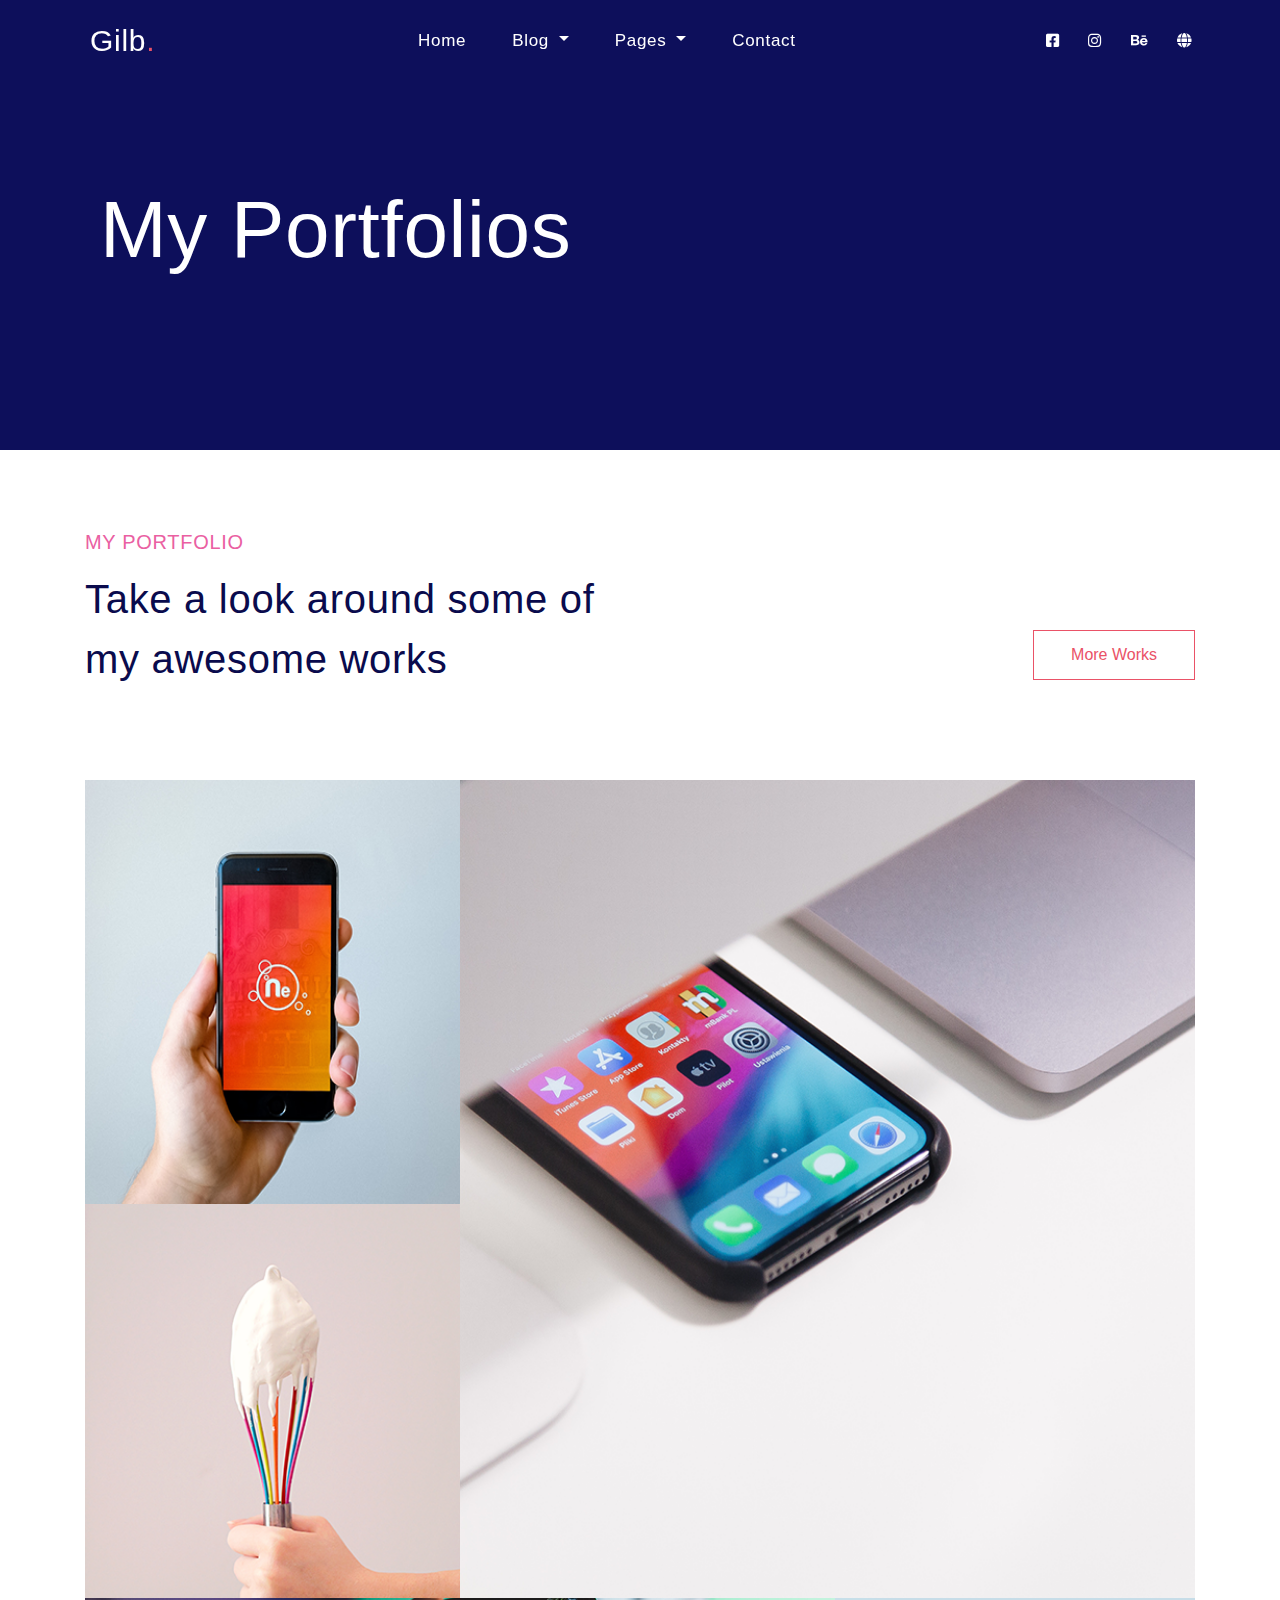
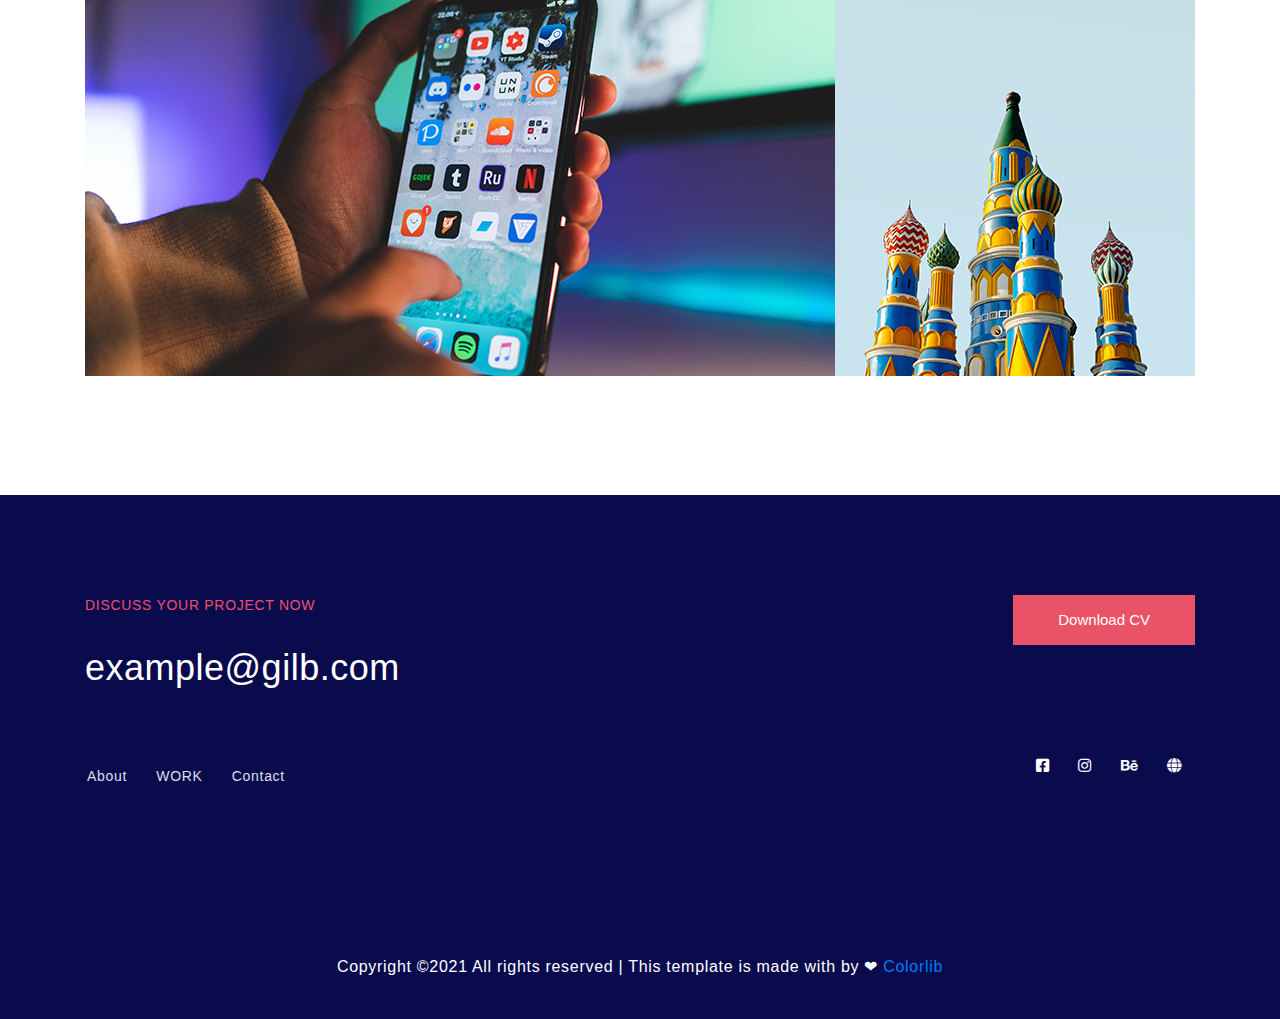
<file: Pages-My Portfolios.html>
<!DOCTYPE html>
<html lang="en">
<head>
    <meta charset="UTF-8">
    <meta name="viewport" content="width=device-width, initial-scale=1.0">
    <link rel="stylesheet" href="./Css/bootstrap.min.css"/>
    <link rel="stylesheet" href="./Css/all.min.css"/>
    <link rel="stylesheet" href="./Css/fontawesome.min.css"/>
    <link rel="stylesheet" href="./Css/main.css"/>
    <title> Gilb - Resume Template By Colorlib - Pages-My Portfolios</title>
</head>
<body>
<!-- Start Vav Bar -->
<header class="main-header top" >
  <!-- <div class="container main-container"> -->
    <div class="row align-item-center">
      <div class="col-lg-12">
        <nav class="navbar navbar-expand-lg navbar-light">
          <div class="container">

            <!-- Brand -->
            <a class="navbar-brand" href="./index.html">
              Gilb<span>.</span>
            </a>

            <!-- Toggler/collapsibe Button -->
            <button id="main-button" class="navbar-toggler" type="button" data-toggle="collapse" data-target="#main-nav" aria-controls="main-nav" aria-expanded="false" aria-label="Toggle navigation">
              <i class="fas fa-bars"></i>
            </button>

            <!-- Navbar links -->
            <div class="collapse navbar-collapse" id="main-nav">
              <ul class="navbar-nav">

                <!-- dropdown Using Bootstrap4 -->
                <div class="home-link">
                  <a class="btn btn-secondary " href="./index.html">
                    Home
                  </a>
                </div>
                <div class="dropdown">
                  <a class="btn btn-secondary dropdown-toggle" href="#" role="button" id="dropdownMenuLink"
                    data-toggle="dropdown" aria-haspopup="true" aria-expanded="false">
                    Blog
                  </a>
                  <div class="dropdown-menu" aria-labelledby="dropdownMenuLink">
                    <a class="dropdown-item" href="./blog.html">Blog</a>
                    <a class="dropdown-item" href="./Single Blog.html">Single Blog</a>
                  </div>
                </div>
                <div class="dropdown">
                  <a class="btn btn-secondary dropdown-toggle" href="#" role="button" id="dropdownMenuLink"
                    data-toggle="dropdown" aria-haspopup="true" aria-expanded="false">
                    Pages
                  </a>
                  <div class="dropdown-menu" aria-labelledby="dropdownMenuLink">
                    <a class="dropdown-item" href="./Pages-About.html">About</a>
                    <a class="dropdown-item" href="./Pages-My Portfolios.html">Portfolio</a>
                    <a class="dropdown-item" href="./Pages-Portfolio Details.html">Portfolio Details</a>
                    <a class="dropdown-item" href="./index.html">Elements</a>
                  </div>
                </div>
                <div class="contact-link">
                  <a class="btn btn-secondary " href="./contact.html">
                    Contact
                  </a>
                </div>
              </ul>
            </div>
            <!-- Navbar Icons -->
            <div class="navbar-icons">
              <a href="https://www.facebook.com/" target="_blank">
                <i class="fab fa-facebook-square"></i>
              </a>
              <a href="https://www.instagram.com/" target="_blank">
                <i class="fab fa-instagram"></i>
              </a>
              <a href="https://www.behance.net/" target="_blank">
                <i class="fab fa-behance"></i>
              </a>
              <a href="https://global.com/" target="_blank">
                <i class="fas fa-globe"></i>
              </a>
            </div>
          </div>
        </nav>
      </div>
    </div>
</header>
<!-- End Vav Bar -->


  <!-- Start Banner -->
  <section class="banner banner-blog">
    <div class="container">
      <div class="align-item-center">
        <div class="col-lg-7">
          <div class="banner-text">
            <h1 class="only-title">My Portfolios</h1>
          </div>
        </div>
      </div>
    </div>
    
  </section>
  <!-- End Banner-->

  <!-- Start First Portofolio -->
  <section>
    <div class="container">
      <div class="first-portfolio my-port">
        <div class="row">
          <div class="col-lg-6 por-text">
            <h3>MY PORTFOLIO</h3>
            <p>Take a look around some of my awesome works</p>
          </div>
          <div class="col-lg-6 text-right por-butt">
            <button>More Works</button>
          </div>
        </div>
      </div>
    </div>
  </section>
  <!-- End First Portofolio -->

  <!-- Start Second Portofolio -->
  <div class="container">
    <div class="images">
      <div class="content img-1">
        <a href="#">
            <img src="./Images/port_1.png" class="port-image"/>
            <div class="hover-text">
              <i class="fas fa-plus"></i>
            </div>
        </a>
      </div>
      <div class="content img-2">
        <a href="#">
            <img src="./Images/port_2.png"/>
            <div class="hover-text">
              <i class="fas fa-plus"></i>
            </div>
        </a>
      </div>
      <div class="content img-3">
        <a href="#">
            <img src="./Images/port_3.png"/>
            <div class="hover-text">
              <i class="fas fa-plus"></i>
            </div>
        </a>
      </div>
      <div class="content img-4">
        <a href="#">
            <img src="./Images/port_4.png"/>
            <div class="hover-text">
              <i class="fas fa-plus"></i>
            </div>
        </a>
      </div>
      <div class="content img-5">
        <a href="#">
            <img src="./Images/port_5.png"/>
            <div class="hover-text">
              <i class="fas fa-plus"></i>
            </div>
        </a>
      </div>
      </div>
    </div>
  
  <!-- End Second Portofolio -->

  <!-- Start Footer -->
  <section class="footer foot">
    <div class="container">
      <div class="row align-item-center">

        <div class="col-lg-6">
          <div class="footer-text">
            <p>DISCUSS YOUR PROJECT NOW</p>
            <h2>example@gilb.com</h2>
          </div>
        </div>

        <div class="col-lg-6">
          <div class="footer-btn">
          <button>Download CV</button>
          </div>
        </div> 

        <div class="col-lg-6">
          <div class="footer-catg">
            <ul>
              <a href="#">
                <li>About</li>
              </a>
              <a href="#">
                <li>WORK</li>
              </a>
              <a href="#">
                <li>Contact</li>
              </a>
            </ul>
          </div>
          
        </div>

        <div class="col-lg-6">
          <div class="footer-icons">
            <a href="#">
              <i class="fab fa-facebook-square"></i>
            </a>
            <a href="#">
              <i class="fab fa-instagram"></i>
            </a>
            <a href="#">
              <i class="fab fa-behance"></i>
            </a>
            <a href="#">
              <i class="fas fa-globe"></i>
            </a>
          </div>
        </div>

        <div class="col-lg-12">
          <div class="last-p text-center">
            <p>
              Copyright ©2021 All rights reserved | This template is made with by ❤
              <a href="https://colorlib.com/" target="_blank">Colorlib</a>
            </p>
          </div>
        </div>
      </div>
    </div>
  </section>
  <!-- End Footer  -->

  <script src="./Js/jquery-3.5.1.min.js"></script>
  <script src="./Js/bootstrap.bundle.min.js"></script>
  <script src="./Js/main.js"></script>
</body>
</html>
</file>
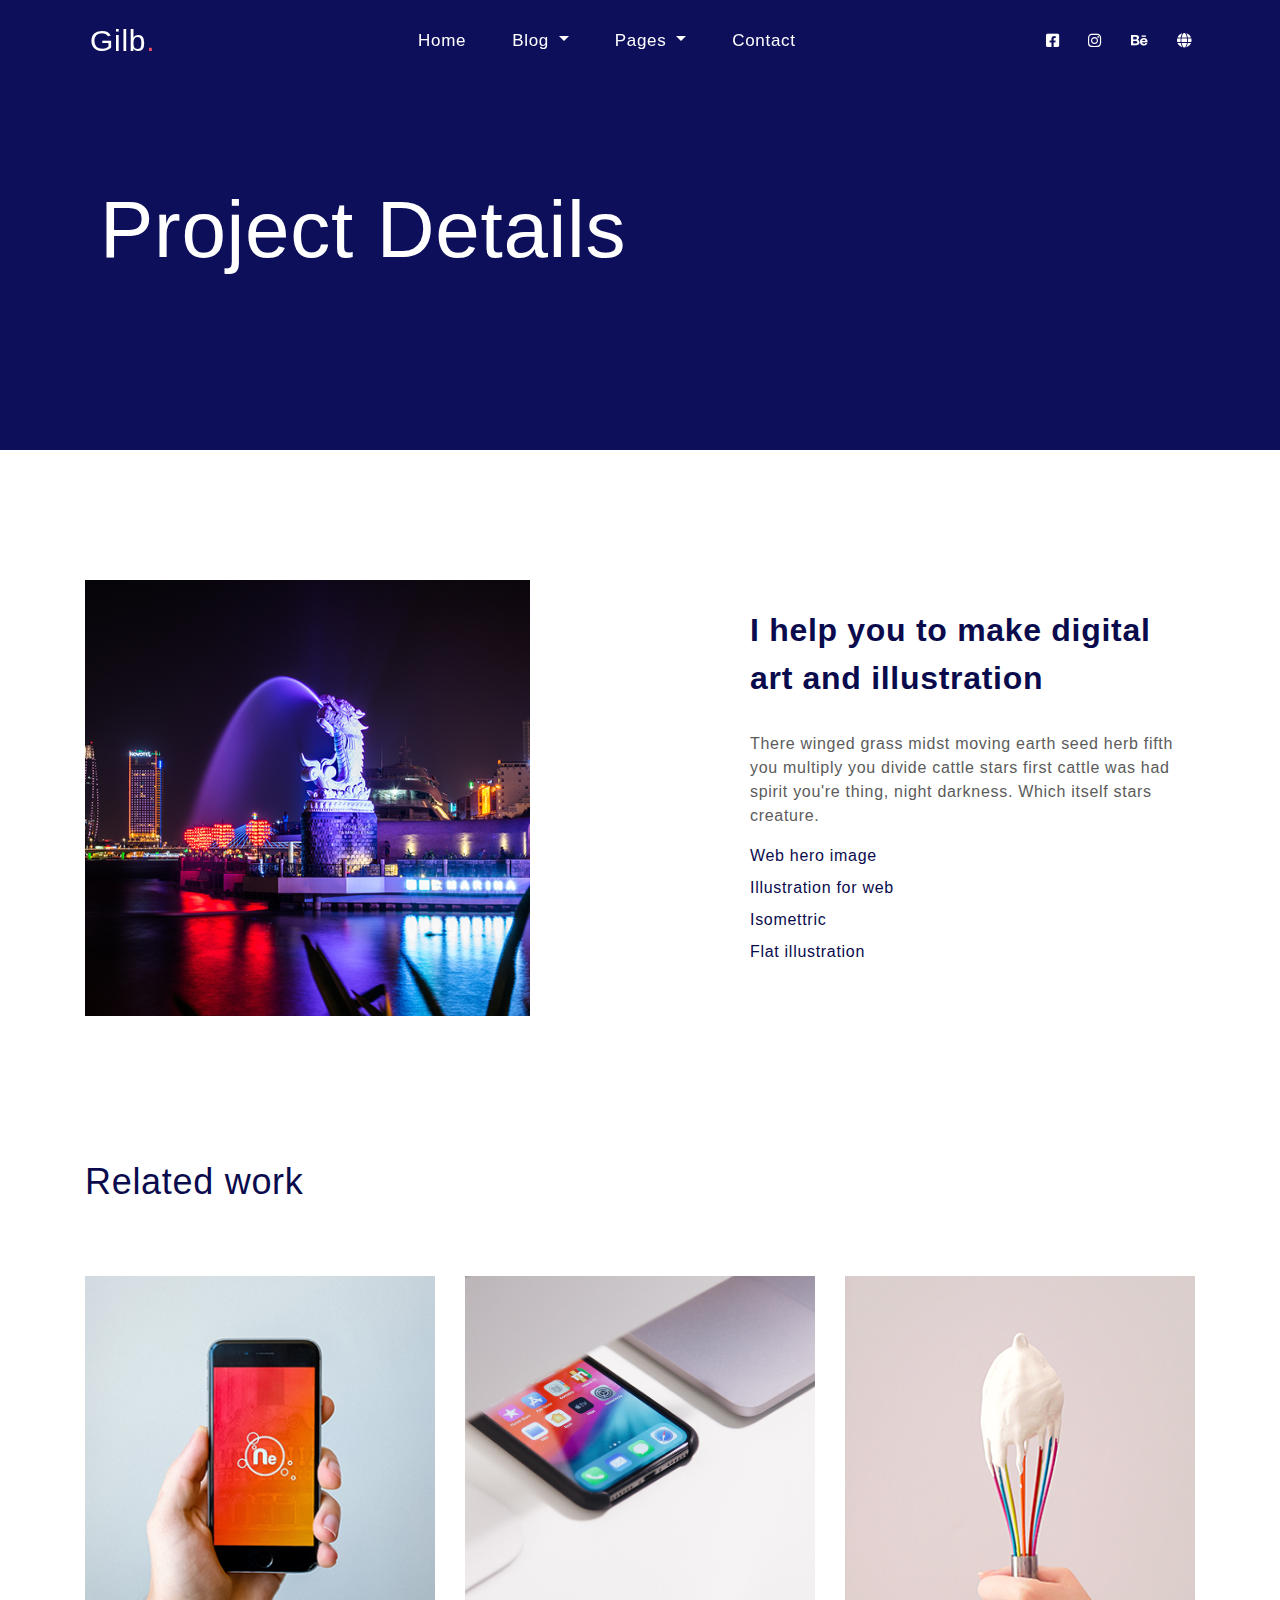
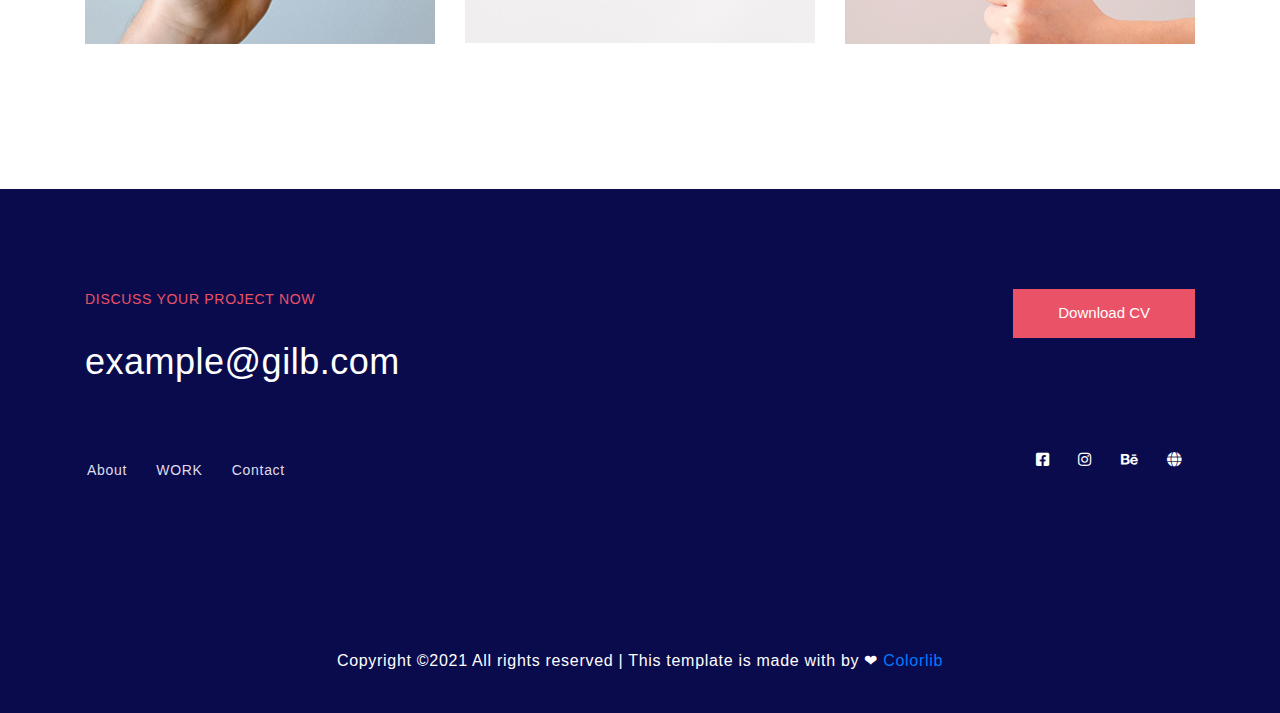
<file: Pages-Portfolio Details.html>
<!DOCTYPE html>
<html lang="en">
<head>
    <meta charset="UTF-8">
    <meta name="viewport" content="width=device-width, initial-scale=1.0">
    <link rel="stylesheet" href="./Css/bootstrap.min.css"/>
    <link rel="stylesheet" href="./Css/all.min.css"/>
    <link rel="stylesheet" href="./Css/fontawesome.min.css"/>
    <link rel="stylesheet" href="./Css/main.css"/>
    <title>Gilb - Resume Template By Colorlib - Pages-Portfolio Detailes</title>
</head>
<body>
  <!-- Start Vav Bar -->
  <header class="main-header top" >
    <!-- <div class="container main-container"> -->
      <div class="row align-item-center">
        <div class="col-lg-12">
          <nav class="navbar navbar-expand-lg navbar-light">
            <div class="container">

              <!-- Brand -->
              <a class="navbar-brand" href="./index.html">
                Gilb<span>.</span>
              </a>

              <!-- Toggler/collapsibe Button -->
              <button id="main-button" class="navbar-toggler" type="button" data-toggle="collapse" data-target="#main-nav" aria-controls="main-nav" aria-expanded="false" aria-label="Toggle navigation">
                <i class="fas fa-bars"></i>
              </button>

              <!-- Navbar links -->
              <div class="collapse navbar-collapse" id="main-nav">
                <ul class="navbar-nav">

                  <!-- dropdown Using Bootstrap4 -->
                  <div class="home-link">
                    <a class="btn btn-secondary " href="./index.html">
                      Home
                    </a>
                  </div>
                  <div class="dropdown">
                    <a class="btn btn-secondary dropdown-toggle" href="#" role="button" id="dropdownMenuLink"
                      data-toggle="dropdown" aria-haspopup="true" aria-expanded="false">
                      Blog
                    </a>
                    <div class="dropdown-menu" aria-labelledby="dropdownMenuLink">
                      <a class="dropdown-item" href="./blog.html">Blog</a>
                      <a class="dropdown-item" href="./Single Blog.html">Single Blog</a>
                    </div>
                  </div>
                  <div class="dropdown">
                    <a class="btn btn-secondary dropdown-toggle" href="#" role="button" id="dropdownMenuLink"
                      data-toggle="dropdown" aria-haspopup="true" aria-expanded="false">
                      Pages
                    </a>
                    <div class="dropdown-menu" aria-labelledby="dropdownMenuLink">
                      <a class="dropdown-item" href="./Pages-About.html">About</a>
                      <a class="dropdown-item" href="./Pages-My Portfolios.html">Portfolio</a>
                      <a class="dropdown-item" href="./Pages-Portfolio Details.html">Portfolio Details</a>
                      <a class="dropdown-item" href="./index.html">Elements</a>
                    </div>
                  </div>
                  <div class="contact-link">
                    <a class="btn btn-secondary " href="./contact.html">
                      Contact
                    </a>
                  </div>
                </ul>
              </div>
              <!-- Navbar Icons -->
              <div class="navbar-icons">
                <a href="https://www.facebook.com/" target="_blank">
                  <i class="fab fa-facebook-square"></i>
                </a>
                <a href="https://www.instagram.com/" target="_blank">
                  <i class="fab fa-instagram"></i>
                </a>
                <a href="https://www.behance.net/" target="_blank">
                  <i class="fab fa-behance"></i>
                </a>
                <a href="https://global.com/" target="_blank">
                  <i class="fas fa-globe"></i>
                </a>
              </div>
            </div>
          </nav>
        </div>
      </div>
  </header>
  <!-- End Vav Bar -->
    

  <!-- Start Banner -->
  <section class="banner banner-blog">
    <div class="container">
      <div class="align-item-center">
        <div class="col-lg-7">
          <div class="banner-text">
            <h1 class="only-title">Project Details</h1>
          </div>
        </div>
      </div>
    </div>
    
  </section>
  <!-- End Banner-->


  <!-- Start simble-details -->
  <section class="simble-details">
    <div class="container">
      <div class="row align-items-center justify-content-between">
        <div class="col-lg-5 col-md-6">
          <div class="detaile-img">
            <img src="./Images/project_details.png">
          </div>
        </div>
        <div class="col-lg-5 col-md-6 docs">
          <h2>I help you to make digital art and illustration</h2>
          <p>There winged grass midst moving earth seed herb fifth you multiply you divide cattle stars first cattle was had spirit you're thing, night darkness. Which itself stars creature.</p>
          <ul class="linkat">
            <li><a href="#">Web hero image</a></li>
            <li><a href="#">Illustration for web</a></li>
            <li><a href="#">Isomettric</a></li>
            <li><a href="#">Flat illustration</a></li>
          </ul>
        </div>
      </div>
    </div>
  </section>
  <!-- End simble-details -->


  <!-- Start Related Work -->
  <section class="related-work">
  <div class="container">
    <h4>Related work</h4>
    <div class="images row imag3 justify-content-center">
      <div class="content col-lg-4 col-sm-6">
        <a href="#">
          <div class="port-image">
            <img src="./Images/port_1.png"/>
          </div>
          <div class="hover-text">
            <i class="fas fa-plus"></i>
          </div>
        </a>
      </div>
      <div class="content col-lg-4 col-sm-6">
        <a href="#">
          <div class="port-image">
            <img src="./Images/port_2.png" class="port-image"/>
          </div>
          <div class="hover-text">
            <i class="fas fa-plus"></i>
          </div>
        </a>
      </div>
      <div class="content col-lg-4 col-sm-6">
        <a href="#">
          <div class="port-image">
            <img src="./Images/port_3.png" class="port-image"/>
          </div>
          <div class="hover-text">
            <i class="fas fa-plus"></i>
          </div>
        </a>
      </div>
      </div>
    </div>
  </section>
  <!-- End Related Work -->


  <!-- Start Footer -->
  <section class="footer">
    <div class="container">
      <div class="row align-item-center">

        <div class="col-lg-6">
          <div class="footer-text">
            <p>DISCUSS YOUR PROJECT NOW</p>
            <h2>example@gilb.com</h2>
          </div>
        </div>

        <div class="col-lg-6">
          <div class="footer-btn">
          <button>Download CV</button>
          </div>
        </div> 

        <div class="col-lg-6">
          <div class="footer-catg">
            <ul>
              <a href="#">
                <li>About</li>
              </a>
              <a href="#">
                <li>WORK</li>
              </a>
              <a href="#">
                <li>Contact</li>
              </a>
            </ul>
          </div>
          
        </div>

        <div class="col-lg-6">
          <div class="footer-icons">
            <a href="#">
              <i class="fab fa-facebook-square"></i>
            </a>
            <a href="#">
              <i class="fab fa-instagram"></i>
            </a>
            <a href="#">
              <i class="fab fa-behance"></i>
            </a>
            <a href="#">
              <i class="fas fa-globe"></i>
            </a>
          </div>
        </div>

        <div class="col-lg-12">
          <div class="last-p text-center">
            <p>
              Copyright ©2021 All rights reserved | This template is made with by ❤
              <a href="https://colorlib.com/" target="_blank">Colorlib</a>
            </p>
          </div>
        </div>
      </div>
    </div>
  </section>
  <!-- End Footer  -->
  
  <script src="./Js/jquery-3.5.1.min.js"></script>
  <script src="./Js/bootstrap.bundle.min.js"></script>
  <script src="./Js/main.js"></script>
</body>
</html>
</file>
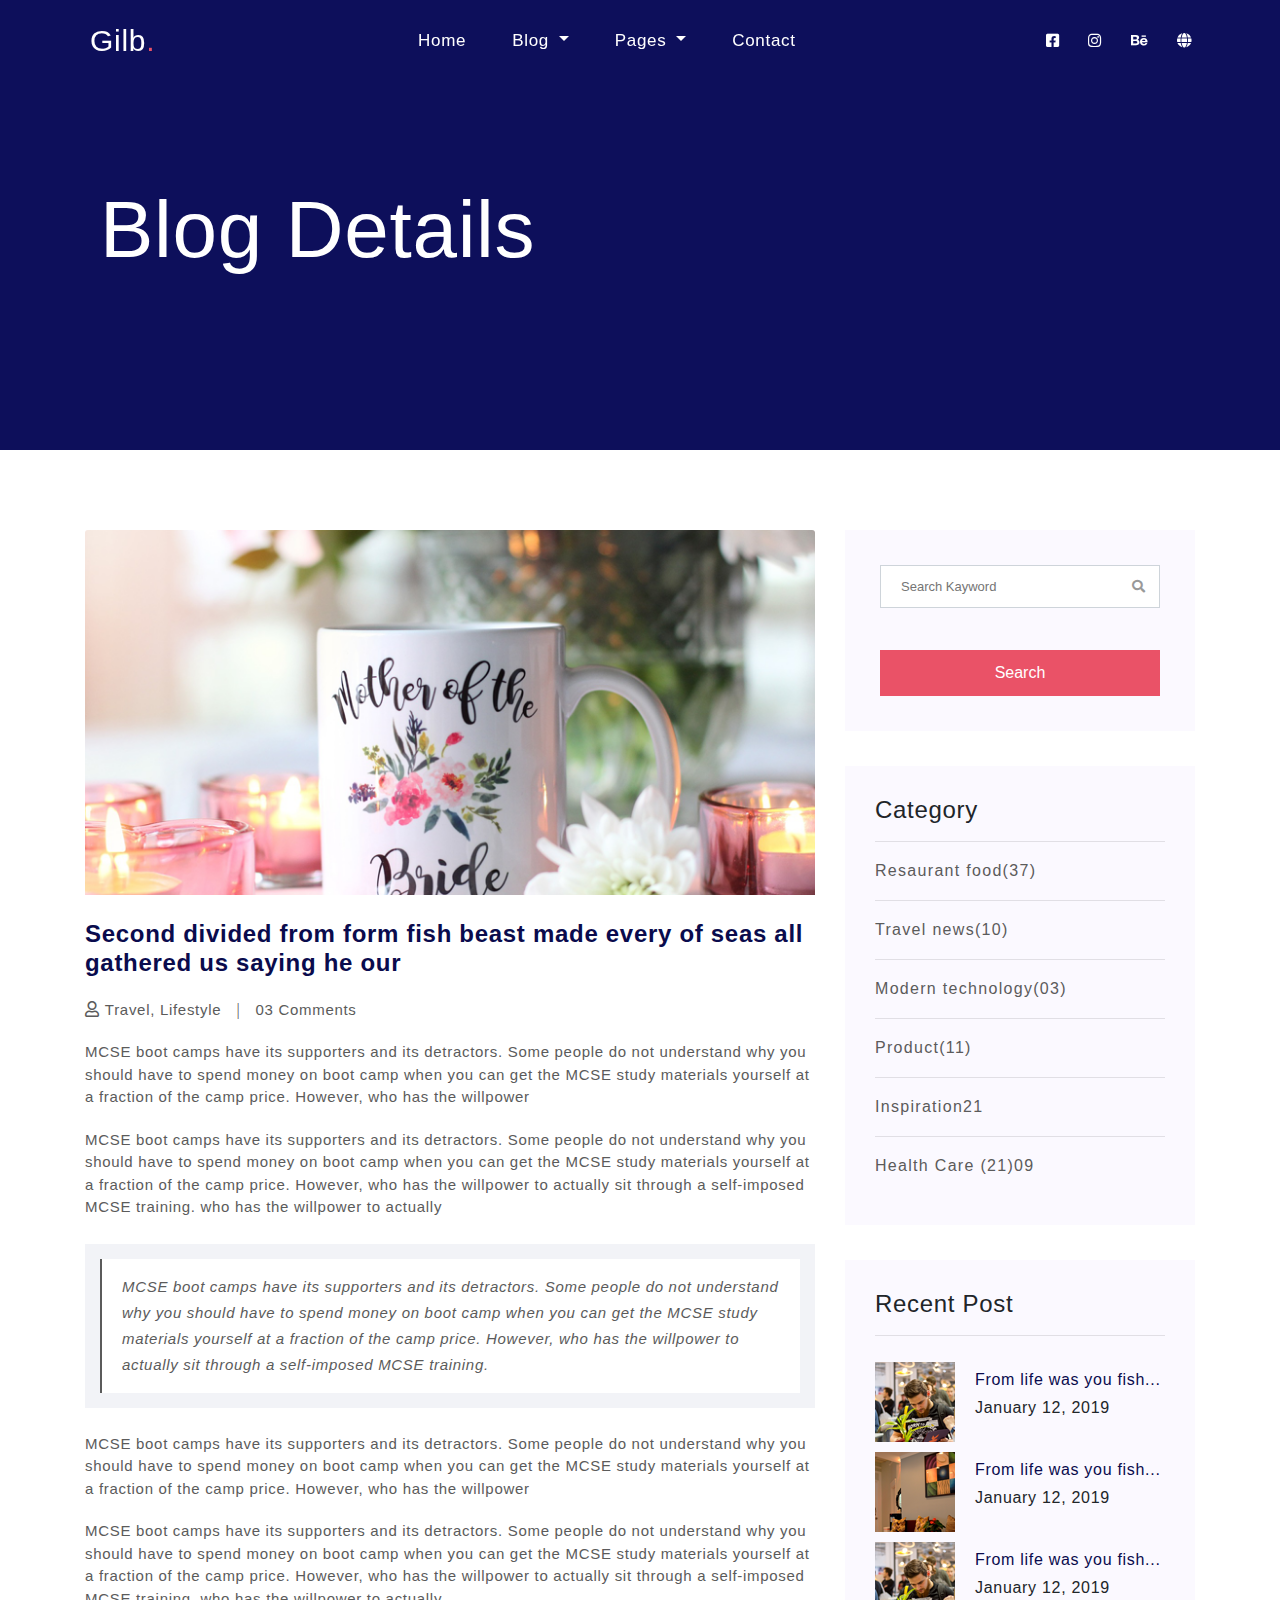
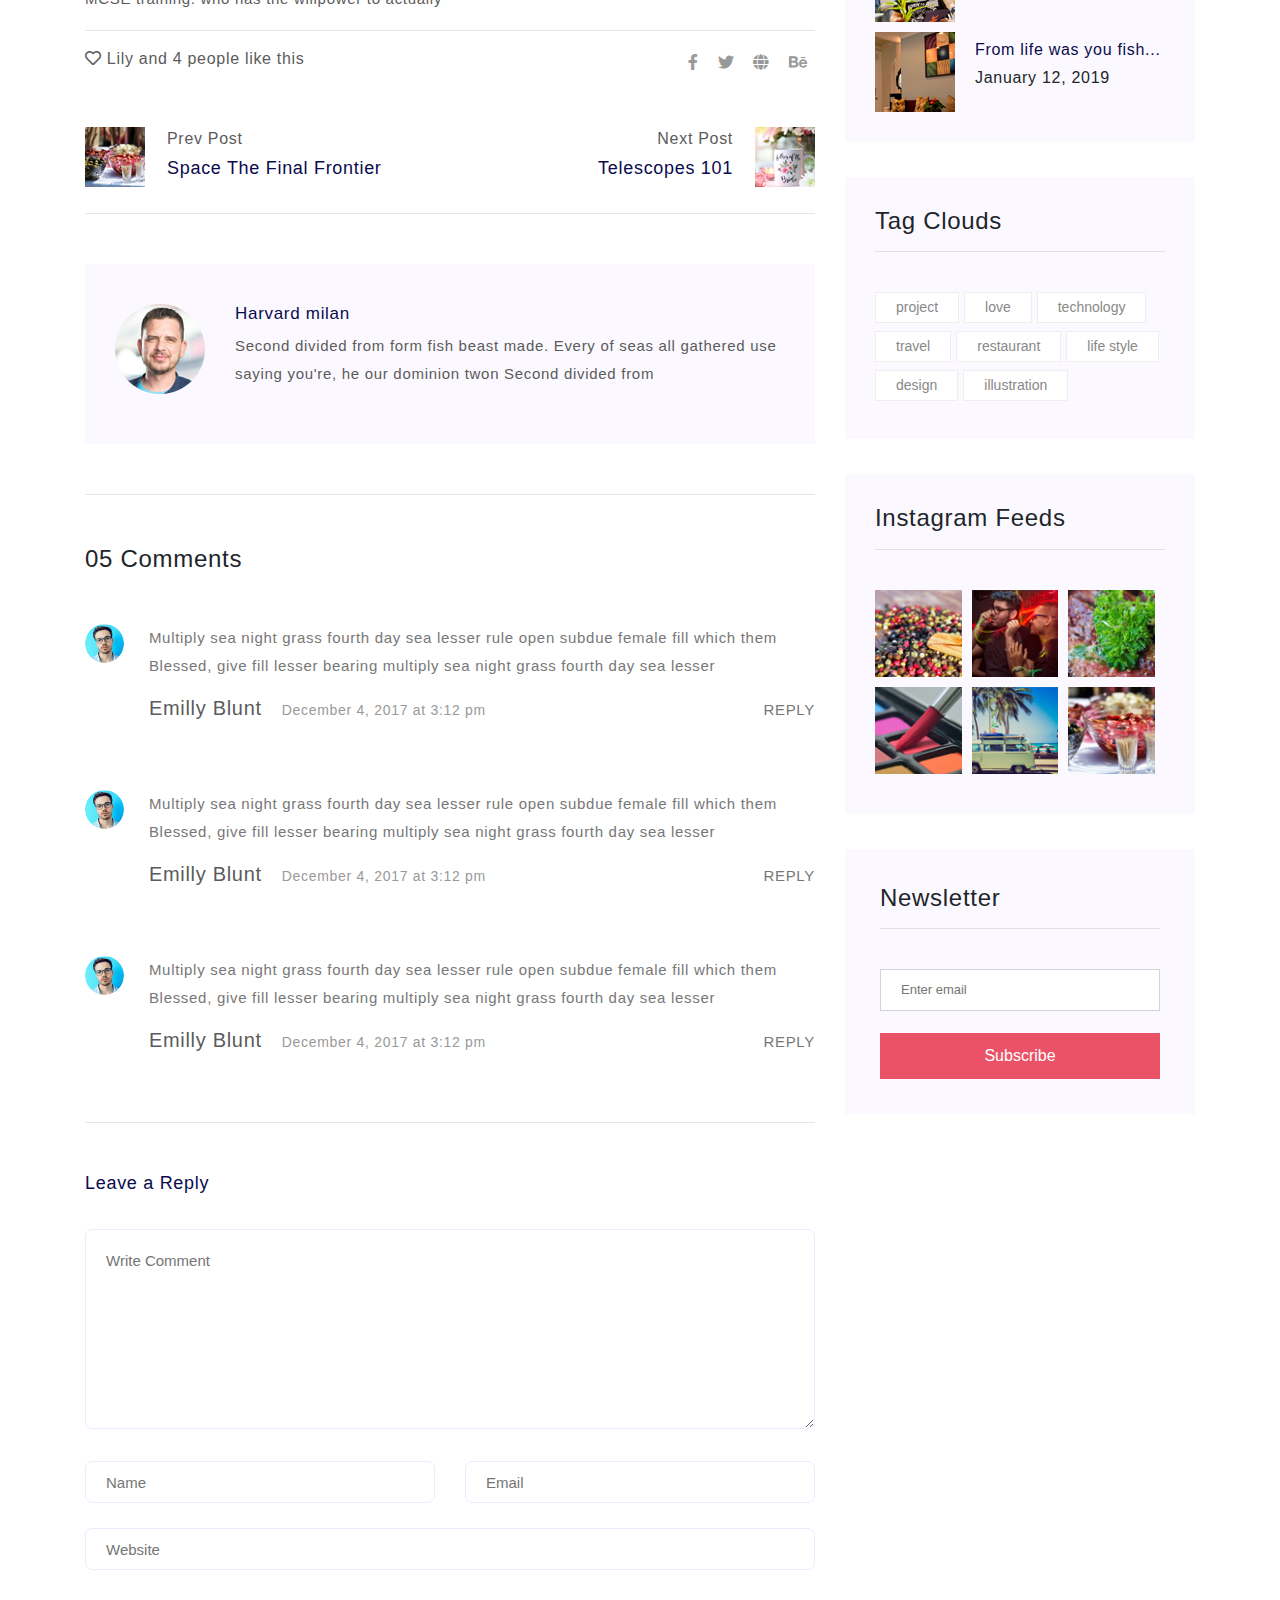
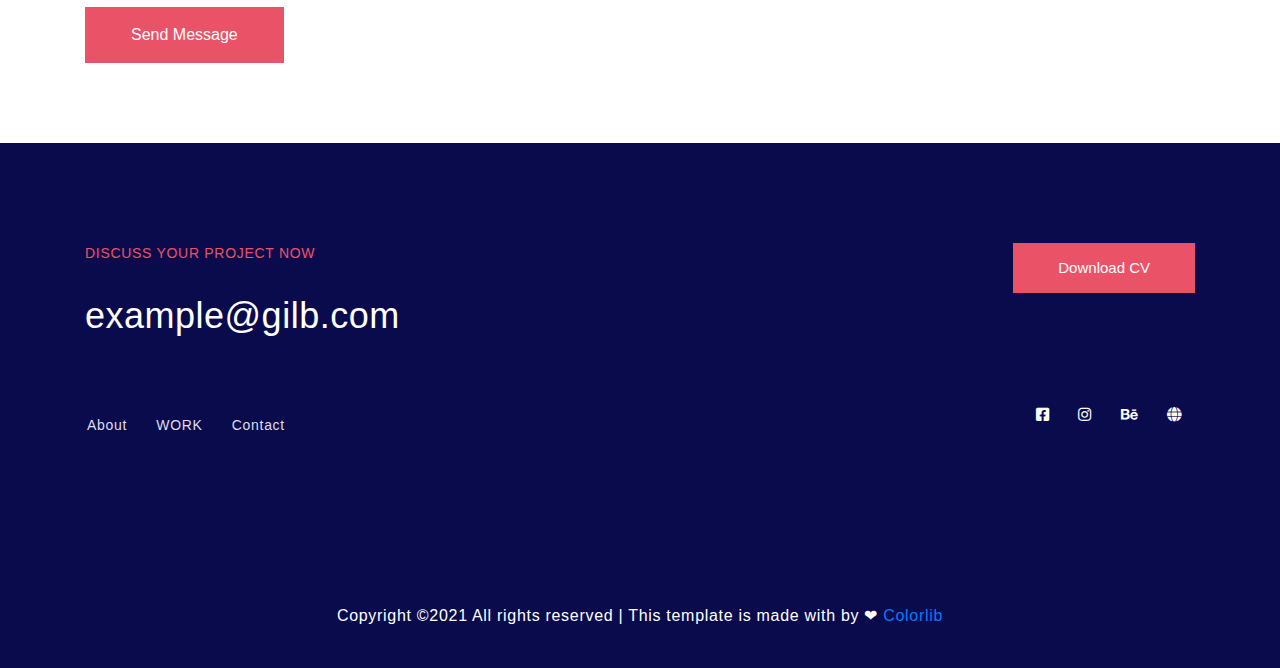
<file: Single Blog.html>
<!DOCTYPE html>
<html lang="en">
  <head>
    <meta charset="UTF-8" />
    <meta name="viewport" content="width=device-width, initial-scale=1.0" />
    <link rel="stylesheet" href="./Css/bootstrap.min.css"/>
    <link rel="stylesheet" href="./Css/all.min.css"/>
    <link rel="stylesheet" href="./Css/fontawesome.min.css"/>
    <link rel="stylesheet" href="./Css/main.css"/>
    <title> Gilb - Resume Template By Colorlib - Blog Details</title>
  </head>
  <body>
    <!-- Start Vav Bar -->
  <header class="main-header top">
    <!-- <div class="container main-container"> -->
      <div class="row align-item-center">
        <div class="col-lg-12">
          <nav class="navbar navbar-expand-lg navbar-light">
            <div class="container">

              <!-- Brand -->
              <a class="navbar-brand" href="./index.html">
                Gilb<span>.</span>
              </a>

              <!-- Toggler/collapsibe Button -->
              <button id="main-button" class="navbar-toggler" type="button" data-toggle="collapse" data-target="#main-nav" aria-controls="main-nav" aria-expanded="false" aria-label="Toggle navigation">
                <i class="fas fa-bars"></i>
              </button>

              <!-- Navbar links -->
              <div class="collapse navbar-collapse" id="main-nav">
                <ul class="navbar-nav">

                  <!-- dropdown Using Bootstrap4 -->
                  <div class="home-link">
                    <a class="btn btn-secondary " href="./index.html">
                      Home
                    </a>
                  </div>
                  <div class="dropdown">
                    <a class="btn btn-secondary dropdown-toggle" href="#" role="button" id="dropdownMenuLink"
                      data-toggle="dropdown" aria-haspopup="true" aria-expanded="false">
                      Blog
                    </a>
                    <div class="dropdown-menu" aria-labelledby="dropdownMenuLink">
                      <a class="dropdown-item" href="./blog.html">Blog</a>
                      <a class="dropdown-item" href="./Single Blog.html">Single Blog</a>
                    </div>
                  </div>
                  <div class="dropdown">
                    <a class="btn btn-secondary dropdown-toggle" href="#" role="button" id="dropdownMenuLink"
                      data-toggle="dropdown" aria-haspopup="true" aria-expanded="false">
                      Pages
                    </a>
                    <div class="dropdown-menu" aria-labelledby="dropdownMenuLink">
                      <a class="dropdown-item" href="./Pages-About.html">About</a>
                      <a class="dropdown-item" href="./Pages-My Portfolios.html">Portfolio</a>
                      <a class="dropdown-item" href="./Pages-Portfolio Details.html">Portfolio Details</a>
                      <a class="dropdown-item" href="./index.html">Elements</a>
                    </div>
                  </div>
                  <div class="contact-link">
                    <a class="btn btn-secondary " href="./contact.html">
                      Contact
                    </a>
                  </div>
                </ul>
              </div>
              <!-- Navbar Icons -->
              <div class="navbar-icons">
                <a href="https://www.facebook.com/" target="_blank">
                  <i class="fab fa-facebook-square"></i>
                </a>
                <a href="https://www.instagram.com/" target="_blank">
                  <i class="fab fa-instagram"></i>
                </a>
                <a href="https://www.behance.net/" target="_blank">
                  <i class="fab fa-behance"></i>
                </a>
                <a href="https://global.com/" target="_blank">
                  <i class="fas fa-globe"></i>
                </a>
              </div>
            </div>
          </nav>
        </div>
      </div>
  </header>
  <!-- End Vav Bar -->

    <!-- Start Banner -->
    <section class="banner banner-blog">
      <div class="container">
        <div class="align-item-center">
          <div class="col-lg-7">
            <div class="banner-text">
              <h1 class="only-title">Blog Details</h1>
            </div>
          </div>
        </div>
      </div>
    </section>
    <!-- End Banner-->

    <!--Start Sidebar -->
    <div class="container">
      <div class="row">
        <div class="col-lg-8">
          <section class="pragraphes">
            <div class="info">
              <img
                src="./Images/single_blog_4.webp"
                class="card-img-top"
                alt=""
              />
              <h2 class="text-h2">
                Second divided from form fish beast made every of seas all
                gathered us saying he our
              </h2>
              <div class="links">
                <a href="#">
                  <i class="far fa-user"></i>
                  <p>Travel, Lifestyle</p>
                </a>
              </div>
              <div class="links">
                <a href="#">
                  <i class="far fa-comments"></i>
                  <p>03 Comments</p>
                </a>
              </div>
              <p>
                MCSE boot camps have its supporters and its detractors. Some
                people do not understand why you should have to spend money on
                boot camp when you can get the MCSE study materials yourself at
                a fraction of the camp price. However, who has the willpower
              </p>
              <p>
                MCSE boot camps have its supporters and its detractors. Some
                people do not understand why you should have to spend money on
                boot camp when you can get the MCSE study materials yourself at
                a fraction of the camp price. However, who has the willpower to
                actually sit through a self-imposed MCSE training. who has the
                willpower to actually
              </p>
              <div class="spetial-p">
                <p>
                  MCSE boot camps have its supporters and its detractors. Some
                  people do not understand why you should have to spend money on
                  boot camp when you can get the MCSE study materials yourself
                  at a fraction of the camp price. However, who has the
                  willpower to actually sit through a self-imposed MCSE
                  training.
                </p>
              </div>
              <p>
                MCSE boot camps have its supporters and its detractors. Some
                people do not understand why you should have to spend money on
                boot camp when you can get the MCSE study materials yourself at
                a fraction of the camp price. However, who has the willpower
              </p>
              <p>
                MCSE boot camps have its supporters and its detractors. Some
                people do not understand why you should have to spend money on
                boot camp when you can get the MCSE study materials yourself at
                a fraction of the camp price. However, who has the willpower to
                actually sit through a self-imposed MCSE training. who has the
                willpower to actually
              </p>
            </div>
          </section>
          <hr />
          <section class="community">
            <p>
              <span class="heart"><i class="far fa-heart"></i></span>
              Lily and 4 people like this
            </p>
            <div class="icon">
              <a href="#">
                <i class="fab fa-facebook-f"></i>
              </a>
              <a href="#">
                <i class="fab fa-twitter"></i>
              </a>
              <a href="#">
                <i class="fas fa-globe"></i>
              </a>
              <a href="#">
                <i class="fab fa-behance"></i>
              </a>
            </div>
          </section>
          <section class="trans-posts">
            <div class="left">
              <a href="#">
                <img src="Images/preview.png" />
              </a>
              <div class="element">
                <p>Prev Post</p>
                <a href="#"><h4>Space The Final Frontier</h4></a>
              </div>
            </div>
            <div class="right">
              <div class="element">
                <p>Next Post</p>
                <a href="#"><h4>Telescopes 101</h4></a>
              </div>
              <a href="#">
                <img src="Images/next.png" />
              </a>
            </div>
          </section>
          <hr />
          <section class="text-auther">
            <div class="auther-img">
            <img src="Images/author.png" />
            </div>
            <div class="auther-comment">
              <a href="#">
                <h4>Harvard milan</h4>
              </a>
              <p>
                Second divided from form fish beast made. Every of seas all
                gathered use saying you're, he our dominion twon Second divided
                from
              </p>
            </div>
          </section>
          <hr />
          <section class="comments-5">
            <h4>05 Comments</h4>
            <div class="comments-3">
              <div class="comments-img">
              <img src="Images/comment_1.png"/>
              </div>
              <div class="repe-text">
                <p>
                  Multiply sea night grass fourth day sea lesser rule open
                  subdue female fill which them Blessed, give fill lesser
                  bearing multiply sea night grass fourth day sea lesser
                </p>
                <div class="commment-details">
                  <div class="comment-date">
                    <h3>
                      <a href="#">Emilly Blunt</a>
                    </h3>
                    <p>December 4, 2017 at 3:12 pm</p>
                  </div>
                  <div class="comment-replay">
                    <a href="#">
                      <p>REPLY</p>
                    </a>
                  </div>
                </div>
              </div>
            </div>
          </section>
          <section class="comments-5">
            <div class="comments-3">
              <div class="comments-img">
                <img src="Images/comment_1.png"/>
              </div>
              <div class="repe-text">
                <p>
                  Multiply sea night grass fourth day sea lesser rule open
                  subdue female fill which them Blessed, give fill lesser
                  bearing multiply sea night grass fourth day sea lesser
                </p>
                <div class="commment-details">
                  <div class="comment-date">
                    <h3>
                      <a href="#">Emilly Blunt</a>
                    </h3>
                    <p>December 4, 2017 at 3:12 pm</p>
                  </div>
                  <div class="comment-replay">
                    <a href="#">
                      <p>REPLY</p>
                    </a>
                  </div>
                </div>
              </div>
            </div>
          </section>
          <section class="comments-5">
            <div class="comments-3">
              <div class="comments-img">
                <img src="Images/comment_1.png" />
              </div>
              <div class="repe-text">
                <p>
                  Multiply sea night grass fourth day sea lesser rule open
                  subdue female fill which them Blessed, give fill lesser
                  bearing multiply sea night grass fourth day sea lesser
                </p>
                <div class="commment-details">
                  <div class="comment-date">
                    <h3>
                      <a href="#">Emilly Blunt</a>
                    </h3>
                    <p>December 4, 2017 at 3:12 pm</p>
                  </div>
                  <div class="comment-replay">
                    <a href="#">
                      <p>REPLY</p>
                    </a>
                  </div>
                </div>
              </div>
            </div>
          </section>
          <hr />
          <section class="leave-reply">
            <h4>Leave a Reply</h4>
            <div class="form">
              <div class="row">
                <div class="col-lg-12">
                  <textarea class="text" type="textarea" placeholder="Write Comment"></textarea>
                </div>
                <div class="col-lg-6">
                  <input class="text" type="text" placeholder="Name" />
                </div>
                <div class="col-lg-6">
                  <input class="email" type="email" placeholder="Email" />
                </div>
                <div class="col-lg-12">
                  <input class="text" type="text" placeholder="Website" />
                </div>
                <div class="col-lg-12">
                  <input class="botton" type="button" value="Send Message" />
                </div>
              </div>
            </div>
          </section>
        </div>

        <div class="col-lg-4 side">
          <aside>
            <!-- Start Search -->
            <section class="search">
              <div class="kayword-search">
                <input
                  class="kayword"
                  type="text"
                  placeholder="Search Kayword"
                />
                <button><i class="fas fa-search"></i></button>
              </div>
              <input
                class="button"
                type="button"
                name="Search"
                value="Search"
              />
            </section>
            <!-- End Search -->
            <section class="category">
              <h4>Category</h4>
              <hr />
              <div class="category-list">
                <a href="#">
                  <p>Resaurant food(37)</p>
                </a>
                <hr />
                <a href="#">
                  <p>Travel news(10)</p>
                </a>
                <hr />
                <a href="#">
                  <p>Modern technology(03)</p>
                </a>
                <hr />
                <a href="#">
                  <p>Product(11)</p>
                </a>
                <hr />
                <a href="#">
                  <p>Inspiration21</p>
                </a>
                <hr />
                <a href="#">
                  <p>Health Care (21)09</p>
                </a>
              </div>
            </section>
            <section class="posts">
              <h4>Recent Post</h4>
              <hr />
              <ul>
                <li>
                  <div class="post-history">
                    <div class="post-img">
                      <img src="./Images/post_1.png" />
                    </div>
                    <div class="post-text">
                      <a href="#"><p>From life was you fish...</p></a>
                      <p>January 12, 2019</p>
                    </div>
                  </div>
                </li>

                <li>
                  <div class="post-history">
                    <div class="post-img">
                      <img src="./Images/post_4.png" />
                    </div>
                    <div class="post-text">
                      <a href="#"><p>From life was you fish...</p></a>
                      <p>January 12, 2019</p>
                    </div>
                  </div>
                </li>

                <li>
                  <div class="post-history">
                    <div class="post-img">
                      <img src="./Images/post_1.png" />
                    </div>
                    <div class="post-text">
                      <a href="#"><p>From life was you fish...</p></a>
                      <p>January 12, 2019</p>
                    </div>
                  </div>
                </li>

                <li>
                  <div class="post-history">
                    <div class="post-img">
                      <img src="./Images/post_4.png" />
                    </div>
                    <div class="post-text">
                      <a href="#"><p>From life was you fish...</p></a>
                      <p>January 12, 2019</p>
                    </div>
                  </div>
                </li>
              </ul>
            </section>
            <!-- Start Tag Clouds -->
            <section class="tags">
              <h4>Tag Clouds</h4>
              <hr />
              <div class="buttons">
                <div class="tag-buttons">
                  <button>project</button>
                </div>
                <div class="tag-buttons">
                  <button>love</button>
                </div>
                <div class="tag-buttons">
                  <button>technology</button>
                </div>
                <div class="tag-buttons">
                  <button>travel</button>
                </div>
                <div class="tag-buttons">
                  <button>restaurant</button>
                </div>
                <div class="tag-buttons">
                  <button>life style</button>
                </div>
                <div class="tag-buttons">
                  <button>design</button>
                </div>
                <div class="tag-buttons">
                  <button>illustration</button>
                </div>
              </div>
            </section>
            <!-- End Tag Clouds -->

            <!-- Start Instagram Feeds -->
            <section class="feeds">
              <h4>Instagram Feeds</h4>
              <hr />
              <div class="feeds-img">
                <div class="insta-img">
                  <a href="#">
                    <img src="./Images/post_5.png" />
                  </a>
                  <a href="#">
                    <img src="./Images/post_8.png" />
                  </a>
                </div>
                <div class="insta-img">
                  <a href="#">
                    <img src="./Images/post_6.png" />
                  </a>
                  <a href="#">
                    <img src="./Images/post_9.png" />
                  </a>
                </div>
                <div class="insta-img">
                  <a href="#">
                    <img src="./Images/post_7.png" />
                  </a>
                  <a href="#">
                    <img src="./Images/post_10.png" />
                  </a>
                </div>
              </div>
            </section>
            <!-- End Instagram Feeds -->

            <!-- Start Newsletter -->
            <section class="subscribe">
              <h4>Newsletter</h4>
              <hr />
              <div class="subscribe-email">
                <input
                  class="email"
                  type="text"
                  name="email"
                  placeholder="Enter email"
                />
              </div>
              <input
                class="button"
                type="button"
                name="Subscribe"
                value="Subscribe"
              />
            </section>
            <!-- End Newsletter -->
          </aside>
        </div>
      </div>
    </div>
    <!--End Sidebar -->

    <!-- Start Footer -->
    <section class="footer">
      <div class="container">
        <div class="row align-item-center">
          <div class="col-lg-6">
            <div class="footer-text">
              <p>DISCUSS YOUR PROJECT NOW</p>
              <h2>example@gilb.com</h2>
            </div>
          </div>

          <div class="col-lg-6">
            <div class="footer-btn">
              <button>Download CV</button>
            </div>
          </div>

          <div class="col-lg-6">
            <div class="footer-catg">
              <ul>
                <a href="#">
                  <li>About</li>
                </a>
                <a href="#">
                  <li>WORK</li>
                </a>
                <a href="#">
                  <li>Contact</li>
                </a>
              </ul>
            </div>
          </div>

          <div class="col-lg-6">
            <div class="footer-icons">
              <a href="#">
                <i class="fab fa-facebook-square"></i>
              </a>
              <a href="#">
                <i class="fab fa-instagram"></i>
              </a>
              <a href="#">
                <i class="fab fa-behance"></i>
              </a>
              <a href="#">
                <i class="fas fa-globe"></i>
              </a>
            </div>
          </div>

          <div class="col-lg-12">
            <div class="last-p text-center">
              <p>
                Copyright ©2021 All rights reserved | This template is made with
                by ❤
                <a href="https://colorlib.com/" target="_blank">Colorlib</a>
              </p>
            </div>
          </div>
        </div>
      </div>
    </section>
    <!-- End Footer  -->

    <script src="./Js/jquery-3.5.1.min.js"></script>
    <script src="./Js/bootstrap.bundle.min.js"></script>
    <script src="./Js/main.js"></script>
  </body>
</html>
</file>
<file: Css/main.css>
html {
  -webkit-box-sizing: border-box;
  -moz-box-sizing: border-box;
  -o-box-sizing: border-box;
  box-sizing: border-box;
}

*::before,
*::after {
  -webkit-box-sizing: inherit;
  -moz-box-sizing: inherit;
  -o-box-sizing: inherit;
  box-sizing: inherit;
  padding: 0;
  margin: 0;
}

body{
  font-family:Arial, Tahoma;
  letter-spacing: .7px;
}

/* Start Header */
header {
  position: fixed;
  top:0;
  left: 0;
  right: 0;
  z-index: 999;
  transition:  500ms ease;
  -webkit-transition:  500ms ease;
  -moz-transition:  500ms ease;
  -ms-transition:  500ms ease;
  -o-transition:  500ms ease;
}

button:focus {
  outline: none;
}

.navbar-light .navbar-brand {
  color: #fff;
  font-size: 30px;
  margin: 5px;
}

.navbar-light .navbar-brand:hover {
  color: #fff;
}

.navbar-light .navbar-brand:focus {
  color: #fff;
}

.navbar-light .navbar-brand > span {
  color: #ea5267;
}

.navbar-expand-lg .navbar-collapse {
  justify-content: center;
  font-size: 20px;
}

.btn-secondary {
  color: #fff;
  background-color: transparent;
  border-color: transparent;
  margin-left: 20px;
  font-size: 17px;
  font-family: Arial, Tahoma;
}

.btn-secondary:focus  {
  background-color: transparent !important;
  border: none !important;
  box-shadow: none !important;
  outline: none;
}

.btn-secondary:active {
  color: #fff;
  outline: none;
  background-color: transparent !important;
  border-color: transparent !important;
  box-shadow: none !important;
  outline: none;
}

.btn-secondary:focus-visible {
  border: none;
  background-color: transparent;
  outline: none;
}

.navbar-expand-lg .navbar-collapse :hover {
  background-color: transparent;
  border-color: transparent;
}

.navbar-expand-lg .navbar-collapse :hover {
  color: #ea5267;
}

.dropdown-menu.show {
  display: block;
  background-color: #ea5267!important;
  margin: 6px;
  padding: 15px;
}

.dropdown-menu.show :hover {
  background-color: #ea5267;
}

.dropdown-item {
  display: block;
  width: 100%;
  padding: 5px 5px;
  clear: both;
  font-weight: 500;
  color: #fff;
  text-align: inherit;
  white-space: nowrap;
  background-color: transparent;
  font-family: Arial, Tahoma;
}

#main-nav:focus-visible {
  outline:none ;
}

.navbar-nav:focus-visible {
  outline:none;
}

.home-link:focus-visible {
  outline:none;
}

.navbar-nav .dropdown:focus-visible {
  outline:none;
}


.dropdown-menu.show :hover {
  background-color: #ea5267;
  color: #fff;
}

.navbar-light .navbar-icons > a {
  color: #fff;
  margin: 7px;
  font-size: 15px;
  padding: 5px;
  text-decoration: none;
}

header:focus {
  color: #fff;
  background-color: transparent;
}

.navbar .navbar-toggler {
  color: #fff !important;
  font-size: 25px;
  border: none;
}

.navbar .navbar-toggler:focus{
  outline: none;
}

.navbar .navbar-toggler:active{
  outline: none;

}

.navbar-icons {
  margin-right: -10px;
}

@media only screen and (max-width: 991px) {

    header .navbar-icons {
    display: none;
  }

  #main-nav {
    background-color: #fff;
  }

  .btn-secondary {
    color: #000 !important;
  }
  /* header .navbar-toggler {
    order: 1;
  }

  header .navbar-brand {
    order: 2;
  }

  header .navbar-icons {
    order: 3;
  }

  header .navbar-nav {
    order :10;
  } */

}

@media only screen and (max-width: 575px) {
  header .navbar-icons {
    display: none;
  }

  /* header .navbar-toggler {
    order: 2;
  }

  header .navbar-brand {
    order: 1;
  }

  header .navbar-nav {
    order :10;
  } */

}

.top {
  background: transparent;
}

.fixed {
  box-shadow: 0px 10px 15px rgb(0 0 0 / 5%);
  position: fixed;
  background-color: #0A0B4D;
}
/* End Header */


/* Start Banner */

.banner {
  position: relative;
  background: #0D0F5B url(../Images/banner_bg_1.png) ;
  background-repeat: no-repeat;
  background-size: contain;
  background-position: right bottom;
  z-index: 2;
  height: 1024px;
  display: flex;
    align-items: center;
}

.banner .align-item-center .col-lg-8 {
  display: flex;
}

.banner .banner-text {
  display: table-cell;
  padding-top: 40px;
  width: 100%;
  vertical-align: middle;
}

.banner h5{
  color: #fff;
  font-size: 30px;
  font-family: Arial,Tahoma;
}

.banner h1{
  color: #fff;
  font-size: 80px;
  font-family: Arial,Tahoma;
  font-weight: 400px;
  margin-top: 35px;
  margin-bottom: 65px;
  line-height: 96px;
}

.banner .only-title {
  top: 100px;
}

.banner .banner-text button {
  background-color: #EA5267;
  color: #fff;
  font-size: 15px;
  padding: 13.5px 45px;
  border: 1px;
  cursor: pointer;
  transition: background-color .7s;
  -webkit-transition: background-color .7s;
  -moz-transition: background-color .7s;
  -o-transition : background-color .7s;
}

.banner .banner-text button:hover{
  background-color: #0d0f5b;
  -webkit-box-shadow: 2px 4px 20px  #03041b;
  -moz-box-shadow: 2px 4px 20px  #03041b;
  -o-box-shadow: 2px 4px 20px  #03041b;
  box-shadow: 2px 4px 20px  #03041b;
}

.banner button:focus {
  outline: none;
}

@media only screen and (min-width: 991px) and (max-width: 1200px) {
  
  .banner {
    height: 700px;
  }
/* 
  .banner .banner-text {
    height: 700px;
  } */

  .banner h1 {
    font-size: 40px;
    margin-bottom: 15px;
    line-height: 1.4;
  }
}




@media only screen and (max-width: 991px) {
  .banner {
    background-image: none;
    height: 700px;
  }

.banner .banner-text {
    text-align: center;
    padding-top: 0px;
  }

  .banner-text h1 {
    font-size: 30px;
    margin-bottom: 20px;
    margin-top: 15px;
    line-height: 1.3;
  }

  .banner button {
    margin-top: 30px;
  }
}

/* End Banner */


/* Start Abuot me & Experience  */
.parent {
  padding: 140px 0;
  background-color: #0A0B4D;
  color: #fff;
}


.parent .container .about-me  h4{
  font-size: 16px;
  color: #EA5267;
  margin-bottom: 70px;
  font-family: Arial,tahoma;
  letter-spacing: 1px;
}


.parent .container .about-me  p:first-child {
  margin-bottom: 35px;
  font-weight: 260;
  line-height: 2;
  font-size: 18px
}

.parent .container .about-me h1 {
  color: #FFD200;
  font-size: 120px;
  font-weight: 700;
  display: inline-block;
  line-height: 84px;
}

.parent .container .about-me .big-no {
  display: flex;
  align-items: flex-end;
  margin-top: 55px;
}

.parent .container .about-me .big-no p {
  color: #fff;
  margin-bottom: 0;
  font-size: 15px;
  line-height: 28px;
}
.parent .container .about-me .big-no p span {
  display: block;
}

.parent .container .experience  h4{
  font-size: 19px;
  font-weight: inherit;
  color: #EA5267;
  margin-bottom: 50px;
  font-family: Arial,tahoma;
  letter-spacing: 1px;
}

.experiance-list {
  columns: 2;
}

.experiance-list .single-experiance-list {
  margin-bottom: 31px;
}

.experiance-list .single-experiance-list h5 {
  font-size: 18px;
  font-weight: 600;
  color: #fff;
  margin-bottom: 12px;
}

.experiance-list .single-experiance-list p {
  font-size: 16px;
  color: #c5c5c5;
} 




@media only screen and (max-width: 991px) {

  .parent {
    padding: 70px 0;
  }

  .parent .container .experience h4 {
    margin-bottom: 25px;
  }

  .parent .container .about-me h4 {
    margin-bottom: 35px;
  }

  .parent .container .about-me .big-no {
    margin-bottom: 25px;
  }

  .parent .container .about-me .big-no h1 {
    font-size: 80px;
    line-height: 55px;
  }


}


/* End Abuot me & Experience  */

/* Start First-portfolio */

.first-portfolio {
  padding: 140px 0 0;
}

.first-portfolio .por-text {
  margin-bottom: 75px;
}

.first-portfolio h3 {
  color: #EA60A2;
  font-size: 20px;
  font-family: Arial,Tahoma;
  font-weight: 100;
  margin-bottom: 15px;
}

.first-portfolio p {
  color: #0A0B4D;
  font-size: 40px;
}

.por-butt {
  text-align: right;
  align-self: center;
}

.first-portfolio button {
  color: #ea5267;
  padding: 12px 37px 12px 37px;
  border: 1px solid #EA5267;
  background-color: #fff;
}

.first-portfolio button:hover {
  color: #000;
  transition: .5s;
}

.first-portfolio button:focus{
  outline: none;
}

@media only screen and (min-width: 991px) and (max-width: 1200px) {

  .first-portfolio h3 {
    font-size: 17px;
  }


  .first-portfolio p {
    font-size: 35px;
    line-height: 40px;
  }

}

@media only screen and (max-width:991px) {
  .por-text {
    margin-bottom: 40px !important;
  }

}

@media only screen and (min-width: 768px) and (max-width: 991px){
  .first-portfolio .por-text p {
    font-size: 30px;
    line-height: 1.7;
    margin-bottom: 15px;
  }

  .first-portfolio .por-butt button {
    margin-bottom: 30px;
    padding: 10px 28px;
  }

  .first-portfolio h3 {
    font-size: 17px;
  }

}

@media only screen and (min-width: 576px) and (max-width: 767px) {

  .first-portfolio .por-text {
  margin-bottom: 40px;
}

.first-portfolio h3 {
  font-size: 17px;
}

  .first-portfolio .por-text p {
    font-size: 25px;
    line-height: 35px;
    margin-bottom: 15px;
  }

  .first-portfolio .por-butt button {
    margin-bottom: 30px;
    padding: 10px 28px;
  }
}

@media only screen and (max-width:575px) {

  .first-portfolio h3 {
    font-size: 17px;
  }
  
  .first-portfolio .por-text p {
    font-size: 25px;
    line-height: 35px;
    margin-bottom: 15px;
  }

  .first-portfolio .por-butt button {
    margin-bottom: 30px;
    padding: 10px 28px;
    margin-top: 25px;
  }
}
/* End First-portfolio */

/* Start Second-portfolio */

.images {
  display: grid;
  grid-template-columns: repeat(3, auto );
  grid-template-rows: repeat(3, auto );
}

.images .img-2 { 
  grid-column: span 2;
  grid-row: span 2;
}

.images .img-4 {
  grid-column: span 2;
  grid-row: span 1;
}

.images .img-1 ,
.images .img-3 ,
.images .img-5  {
  grid-column: span 1;
  grid-row: span 1;
}

.images img {
  width: 100%;
  height: 100%;
}

.content {
  position: relative;
}

.content .port-image {
  display: block;
}

.content .hover-text {
  opacity: 0;
  position: absolute;
  background: rgba(130,139,178,.1);
  background-color: #ea60a38c;
  transition: all .3s ease;
  -webkit-transition: all .3s ease;
  -moz-transition: all .3s ease;
  -ms-transition: all .3s ease;
  -o-transition: all .3s ease;
  height: 100%;
  width: 100%;
  top: 0;
  left: 0;
}

.content .hover-text .fa-plus {
  color: #fff;
  position: absolute;
  top: 50%;
  left: 50%;
  font-size: 25px;
  transform: translate(-50%, -50%);
  -webkit-transform: translate(-50%, -50%);
  -moz-transform: translate(-50%, -50%);
  -ms-transform: translate(-50%, -50%);
  -o-transform: translate(-50%, -50%);
}

.content:hover .hover-text {
  opacity: 1;
}

@media only screen and (min-width: 576px) and (max-width: 992px) {

  .images {
    display: grid;
    grid-template-columns: repeat(2, auto );
    grid-template-rows: repeat(5, auto );
  }

  .images .img-1 ,
  .images .img-2 ,
  .images .img-3 ,
  .images .img-5 { 
    grid-column: span 1;
    grid-row: span 2;
  }
  
  .images .img-4 {
    grid-column: span 1;
    grid-row: span 1;
  }
  
}

@media only screen and (max-width: 575px)  {

  .images {
    display: grid;
    grid-template-columns: repeat(1, auto );
    grid-template-rows: repeat(1, auto );
  }
  .images .img-1 ,
  .images .img-2 ,
  .images .img-3 ,
  .images .img-4 ,
  .images .img-5 { 
    grid-column: span 1;
    grid-row: span 1;
  }
  
}

/* End Second-portfolio */

/* Start Third-portfolio */
.third-portfolio {
  text-align: center;
  margin-top: 150px;
  margin-bottom: 120px;
  position: relative;
}

.third-portfolio h3 {
  color: #EA60A2;
  font-size: 20px;
  font-family: Arial,Tahoma;
  font-weight: 100;
  margin-bottom: 15px;
}

.third-portfolio p {
  color: #0A0B4D;
  font-size: 36px;
  font-weight: 400;
  line-height: 1.4;
}

@media only screen and (min-width: 768px) and (max-width: 991px) {

  .third-portfolio p {
    font-size: 30px;
    line-height: 40px;
    margin-bottom: 15px;
  }
}

@media only screen and (min-width: 576px) and (max-width: 767px) {

  .third-portfolio p{
    font-size: 25px;
    line-height: 35px;
    margin-bottom: 15px;
  }

}

@media only screen and (max-width: 575px) {

  .third-portfolio p {
    font-size: 25px;
    line-height: 35px;
    margin-bottom: 15px;
  }
}
/* End Third-portfolio */


/* Start Cards */
.main-cards {
  padding-bottom: 100px;
}


.main-cards .container .card {
  text-align: center;
  padding: 23px 10px 15px 10px;
  align-items: center;
  border: 0;
}

.main-cards .card:hover {
  border: 1px solid #c4c2c2e3;
}

.main-cards .container .card i {
  background: #f3f3f7;
  width: 72px;
  height: 72px;
  line-height: 72px;
  font-size: 30px;
  color: #0d0f5b;
  border-radius: 50%
}   

.main-cards .container .card h5 {
  color: #0A0B4D;
  margin-top: 10px;
  margin-bottom: 20px;
}

.main-cards .container .card p {
  color: #706f6f;
  line-height: 30px;
  margin-bottom: 25px;
}

.main-cards .container .card a {
  background-color: #fff;
  color: #EA60A2;
  border: 0;
}
/* End Cards */

/* Start Client */
.client {
  background-color: #0d0f5b;
  padding: 155px 0;
}

.client h3 {
  color: #EA5265;
  font-size: 15px;
  margin-bottom: 75px;
  letter-spacing: 1px;
}


.client .carousel-inner h4 {
  font-size: 20px;
  color: #dfe0eb;
  position: relative;
  top: -51px;
  left: 70px;
}

.client .carousel-inner p {
  color:#dfe0eb;
  line-height: 30px;
  margin-bottom: 45px;
}

.client .container img {
  max-width: 50px;
}

.client .carousel-inner p:last-child {
  position: relative;
  top: -62px;
  left: 70px;
}

.client .carousel-indicators li {
    width: 13px;
    height: 13px;
    margin: 5px;
    border-radius: 100%;
}
/* End Client */


/* Start Footer */
.footer {
  background-color: #0A0B4D;
  padding-top: 100px;
}

.footer-text {
  margin-bottom: 70px;
}

.footer p:first-of-type{
  font-size: 14px;
  color: #EA5267;
  padding-bottom: 14px;
}

.footer ul {
list-style-type: none;
color: #dfdde9;
margin-left: -50px; 
}

.footer ul li {
  display: inline-block;
  padding: 12px;
  font-size: 14px;
  font-weight: 400;
  color: #dfdde9;
}

.footer ul a:hover {
  text-decoration: none;
}

.footer .right {
text-align: right;
align-content: space-between;
}

.footer .footer-btn ,
.footer .footer-icons {
  text-align: right;
}

.footer .footer-btn button {
  background-color: #EA5267;
  color: #fff;
  font-size: 15px;
  padding: 13.5px 45px;
  border: 1px;
  transition: background-color .7s;
  -webkit-transition: background-color .7s;
  -moz-transition: background-color .7s;
  -o-transition: background-color .7s;
}

.footer .footer-btn button:hover {
  background-color: #0d0f5b;
  -webkit-box-shadow: 2px 4px 20px #03041b;
  -moz-box-shadow: 2px 4px 20px #03041b;
  -o-box-shadow: 2px 4px 20px #03041b;
  box-shadow: 2px 4px 20px #03041b;
}

.footer .footer-icons > a {
  color: #fff;
  margin: 7px;
  font-size: 15px;
  padding: 5px;
  text-decoration: none;
}

.footer .footer-text h2{
  color: #fff;
  font-size: 36px;
  font-weight: 400;
  letter-spacing: .5px;
  margin-bottom: -5px;
  justify-content: center;
}


.footer .last-p {
  padding: 140px 0px 40px;
}

.footer .last-p p {
  color: #fff;
  padding-bottom: 0;
  margin-bottom: 0;
  font-size: 16px;
}


.footer .last-p  a:hover {
  color: #0056b3;
  text-decoration: none;
  -webkit-transition: 0.5s;
  -moz-transition: 0.5s;
  -o-transition: 0.5s;
  transition: 0.5s;
}

@media (max-width: 991px) {
  .footer .footer-text ,
  .footer .footer-btn ,
  .footer .footer-catg ,
  .footer .footer-icons {
    text-align: center;
  }

  .footer-text {
    margin-bottom: 15px;
  }
  
  .footer .footer-text h2  {
    font-size: 25px;
  }

  .footer .footer-btn {
    margin-bottom: 30px;
  }

  .footer .footer-btn button {
    padding: 10px 30px;
    margin-top: 30px;
  }

  .footer .last-p {
    padding: 70px 0 40px;
  }
}
/* End Footer */

/* _________ @& Start BLOG &@ ______________ */
/* _________ @& Start BLOG &@ ______________ */


/* Start Banner Of Bloge */
.banner-blog {
  background-image: none ;
  margin-bottom: 120px;
}

.banner-blog .banner-text {
  height: 450px;
  display: table-cell;
  vertical-align: middle;
}

@media only screen and (min-width: 1px){
  .banner-blog {
    height: 450px;
    margin-bottom: 80px;
}
}

/* End Banner Of Bloge */


/*Start Sidebar*/

/* Global Style */
aside section {
  background-color: #FBF9FF;
  padding: 30px;
  margin-bottom: 35px;
}

@media only screen and (max-width: 991px) {
  aside {
    margin-top: -40px;
  }
}

/* Start Search  */
aside .search{
  color: #FBF9FF;
  padding: 35px;
  justify-content: center;
  width: 100%;
  display: flex;
  flex-flow: column;
}

.kayword-search {
  display: flex;
  margin-bottom: 20px;
}

.search .kayword-search button {
  border: none;
  padding: 0;
}

.search .kayword-search  i{
  width: 100%;
  align-self: center;
  padding: 14px;
  font-size: 13px;
  border: 1px solid #ced4da;
  color: #999;
  border-left: 0;
  background-color: #fff;
}
aside .search .kayword {
  width: 100%;
  padding: 10px 43px 10px 43px;
  border: 1px solid #ced4da ;
  font-size: 13px;
  color: #999;
  padding-left: 20px;
  border-radius: 0;
  border-right: 0;
}

aside .search .kayword:active{
  outline: none;
}

aside .search .kayword:focus{
  outline: none;
}

aside .search .button {
  color: #fff;
  display: block;
  text-align: center;
  width: 100%;
  padding: 10px;
  margin-top: 22px;
  background-color: #EA5267;
  border: 1px solid #EA5267;
  transition: all .4s ease-in-out;
  -webkit-transition: all .4s ease-in-out;
  -moz-transition: all .4s ease-in-out;
  -o-transition: all .4s ease-in-out;
  -ms-transition: all .4s ease-in-out;
}

aside .search .button:hover{
  border: 1px solid #0d0f5b;
  background-color: #0d0f5b;
  -webkit-box-shadow: 2px 4px 20px  #03041b;
  -moz-box-shadow: 2px 4px 20px  #03041b;
  -o-box-shadow: 2px 4px 20px  #03041b;
  box-shadow: 0 15px 20px rgb(0 0 0 / 30%);
}

aside .search .button:focus{
  outline: none;
}
/* End Search  */


/* Start Category  */
category-list {
  margin-top: 40px;
}

ul {
  list-style: none;
}

.category .category-list a {
  text-decoration: none;
}

.category .category-list p {
  font-size: 16px;
  color: #5b5b5b;
  line-height: 1.5;
  letter-spacing: 1.3px;
  margin-top: 17px;
  margin-bottom: 17px;
}
/* End Category  */


/* Start Resent Post */
.posts .post-history {
  display: flex;
}

.posts .post-history img {
  max-width: 100%;
}

.posts .post-history .post-text {
  justify-content: center;
  align-self: center;
  padding-left: 20px;
}

.posts ul {
  padding: 0;
  margin: 0;
}

.posts ul li {
  display: inline-block;
  margin-top: 10px;
}

.posts a {
  display: inline-block;
  text-decoration: none
}

.posts .post-history .post-text a p {
  color: #0a0b4d;
  font-size: 16px;
  line-height: 20px;
  margin-bottom: 6px;
}
/* End Resent Post */


/* Start Tag Clouds */
.tags .buttons {
  display: flex;
  flex-wrap: wrap;
  margin-top: 40px;
}

.tags .buttons button {
  background-color: #fff;
  border: 1px solid #eee;
  padding: 4px 20px;
  transition: all .3s ease 0s;
  color: #888;
  font-size: 14px;
  margin-bottom: 8px;
  margin-right: 5px;
}

.tags .buttons button:hover {
  background-color: #EA5267;
  color: #fff;
}
/* End Tag Clouds */


/* Start Instagram Feeds */
.feeds-img {
  margin-top: 40px;
  display: flex;
  justify-content: space-between;
}

.insta-img {
  display: flex;
  flex-direction: column;
  margin-right: 10px;
}

.insta-img a {
  text-decoration: none;
}

.insta-img img {
  max-width: 100%;
  margin-bottom: 10px;
}
/* End Instagram Feeds */

.subscribe {
  padding: 35px;
  justify-content: center;
  width: 100%;
  flex-flow: column;
}



.subscribe-email{
  margin-top: 40px;
}

.subscribe .email {
  width: 100%;
  padding: 10px 43px 10px 43px;
  border: 1px solid #ced4da ;
  font-size: 13px;
  color: #999;
  padding-left: 20px;
  border-radius: 0;
}

.subscribe .email:active{
  outline: none;
}

.subscribe .email:focus{
  outline: none;
}

.subscribe .button {
  color: #fff;
  text-align: center;
  width: 100%;
  padding: 10px;
  margin-top: 22px;
  background-color: #EA5267;
  border: 1px solid #EA5267;
  transition: all .4s ease-in-out;
  -webkit-transition: all .4s ease-in-out;
  -moz-transition: all .4s ease-in-out;
  -o-transition: all .4s ease-in-out;
  -ms-transition: all .4s ease-in-out;
}

.subscribe .button:hover{
  border: 1px solid #0d0f5b;
  background-color: #0d0f5b;
  -webkit-box-shadow: 2px 4px 20px  #03041b;
  -moz-box-shadow: 2px 4px 20px  #03041b;
  -o-box-shadow: 2px 4px 20px  #03041b;
  box-shadow: 0 15px 20px rgb(0 0 0 / 30%);
}

.subscribe .button :focus{
  outline: none;
}


/*End Sidebar*/

/* Start Cards */

.cards .card {
  border-radius: .25rem;
  border: none;
  box-shadow: 7px 5px 12px -9px #bbb;
  margin-bottom: 50px;
}

.cards .card a {
  text-decoration: none;
  color: #0A0B4D;
}

.cards .card a h2{
  font-family: Arial,Tahoma;
  font-size: 18px;
  letter-spacing: .7px;
  font-weight: bold;
  margin-top: -35px;
  transition: all .4s ease-in-out;
  -webkit-transition: all .4s ease-in-out;
  -moz-transition: all .4s ease-in-out;
  -o-transition: all .4s ease-in-out;
  -ms-transition: all .4s ease-in-out;
}

.cards .card a h2:hover{
  color: #EA5267;
}

.cards .card p {
  color: #7a7a7c;
  line-height: 28px;
  letter-spacing: 1.3px;
  font-size: 15px;
}

.cards .card a i {
  color: #7a7a7c;
}

.cards .card .links {
  display: inline-block;
}

.cards .card .links .fa-comments::before {
  content: "|";
  color: #49371e;
  margin: 10px;
}

.cards .card .links a p {
  display: inline-block;
}

.cards .card .date {
  background-color: #EA5267;
  display: inline-block;
  width: fit-content;
  padding: 5px 22px 0px 22px;
  font-family: Arial,Tahoma;
  font-weight: bold;
  text-align: center;
  position: relative;
  right: -40px;
  bottom: 47px;
  border-radius: 15px;
}

.cards .card .date h3 {
  color: #fff;
  font-size: 22px;
}

.cards .card .date p {
  color: #fff;
  font-weight: normal;
  font-size: 18px;
}  

@media only screen and (min-width: 768px){
  .cards .card a h2 {
    font-size: 24px;
    margin-bottom: 15px;
}
.cards .card .date h3 {
  font-size: 30px;
}
.cards .card .date p {
  font-size: 18px;
}
}

/* End Cards */


/* Start Numbers */
.numbers {
  margin: 80px 0px;
  
}

.numbers ul {
  display: flex;
  padding-left: 0;
  list-style: none;
  border-radius: .25rem;
  justify-content: center;
}

.numbers .activee {
  background-color:#E9ECEF;
}

.numbers ul li a {
  text-decoration: none;
  background-color: #fff;
  color: #7a7a7c;
  border: 1px solid #f0e9ff;
  padding: 12px 15px;
  margin: 6px;
  border-radius: 2px;
}

.numbers ul li a:hover{
  background-color:#E9ECEF;
}

.numbers ul li a:focus {
  z-index: 2;
  outline: 0;
  box-shadow: 0 0 0 0.2rem rgb(0 123 255 / 25%);
}
/* End Numbers */

/* _________ @& End BLOG &@ ______________ */
/* _________ @& End BLOG &@ ______________ */


/* _________ @& Start Blog Details &@ ______________ */
/* _________ @& Start Blog Details &@ ______________ */


.pragraphes .text-h2 {
  color: #0a0b4d;
  font-size: 24px;
  font-weight: 600;
  margin-top: 25px;
  margin-bottom: 20px;
}

.pragraphes a:hover{
  text-decoration: none;
}

.pragraphes a p  {
  text-decoration: none;
  color: #5b5b5b;
}

.pragraphes .links {
  display: inline-block;
}

.pragraphes .links .far  {
  text-decoration: none;
  color: #5b5b5b;
}

.pragraphes .links .fa-comments::before {
  content: "|";
  color: #5b5b5b;
  margin: 10px;
}

.pragraphes .info p {
  margin-bottom: 20px;
  font-size: 15px;
  color: #5b5b5b;
}

.pragraphes .links a p {
  display: inline-block;
  color: #5b5b5b;
}

.pragraphes .spetial-p {
  background: rgba(130,139,178,.1);
  padding: 15px;
  line-height: 1.733;
  color: #888;
  font-style: italic;
  margin-top: 25px;
  margin-bottom: 25px;
}

.pragraphes .spetial-p p{
  background: #fff;
  padding: 15px 15px 15px 20px;
  border-left: 2px solid;
  margin-bottom: 0;
}

@media (max-width: 767px){
  .pragraphes .text-h2 {
    font-size: 18px;
    margin-bottom: 8px;
  }
}

/* Start Community */
.community {
  color: #5b5b5b;
  display: flex;
  justify-content: space-between;
  margin-bottom: 40px;
}

.community .icon a{
  color: #999999;
  text-decoration: none;
}

.community .icon a i{
margin: 7px;
}


@media (max-width: 575px) {
  .community {
    align-items: center;
    flex-direction: column;

  }

  .community p {
    margin-bottom: 6px;
  }
}
/* End Community */

/* Start Post <prev-next> */
.trans-posts {
  display: flex;
  justify-content: space-between;
  margin-bottom: 25px;
}

.element {
  color: #5b5b5b;
  margin-left: 22px;
}

.element p {
  margin-bottom: 6px;
}

.element a {
  color: #0a0b4d;
  display: inline-block;
  text-decoration: none;
}

.element a h4 {
  display: inline-block;
  font-size: 18px;
  line-height: 1.2;
}

.trans-posts .left {
  display: flex;
}

.trans-posts .right {
  text-align: right;
  display: flex;
}

.trans-posts .right .element {
  margin-right: 22px;
}

@media (max-width: 767px) {
  .trans-posts {
    flex-direction: column;
  }

  .trans-posts .right {
    justify-content: flex-end;
    margin-top: 30px;
  }
}

/* End Post <prev-next> */


/* Start Text-auther */
.text-auther {
  background-color: #FBF9FF;
  display: flex;
  margin-top: 50px;
  margin-bottom: 50px;
  padding: 40px 30px;
}

.text-auther .auther-img {
  margin-right: 30px;
  margin-bottom: 5px;
}

.text-auther .auther-comment {
  letter-spacing: .7px;
}

.text-auther .auther-comment a {
  text-decoration: none;
  color: #0a0b4d;
}

.text-auther .auther-comment a h4 {
  font-size: 17px;
}

.text-auther .auther-comment p {
  color: #5b5b5b;
  font-size: 15px;
  line-height: 28px;
}

@media (max-width: 991px) {
  .text-auther {
    flex-direction: column;
  }
}

@media (max-width: 575px)  {
  .text-auther {
    padding: 20px 8px;
  }

  .text-auther .auther-img img {
    margin-right: 15px;
    width: 45px;
    height: 45px;
  }
}
/* End Text-auther */

/* Start 05-Comments */
.comments-5 {
  margin-top: 50px;
  margin-bottom: 50px;
}


.comments-3 {
  display: flex;
  margin: 50px 0 50px 0;
}

.comments-3 .comments-img {
  margin-right: 25px;
}

.comments-3 img {
  max-width: 100%;
  width: 70px;
  border-radius: 50%;
  -webkit-border-radius: 50%;
  -moz-border-radius: 50%;
  -ms-border-radius: 50%;
  -o-border-radius: 50%;
}

.comments-3 .repe-text p{
  color: #777777;
  font-size: 15px;
  line-height: 28px;
  letter-spacing: .7px;
}

.commment-details {
  display: flex;
  justify-content: space-between;
}

.comments-3 .commment-details .comment-date{
  display: flex;
}

.comments-3 .repe-text .commment-details a {
  text-decoration: none;
  color: #5b5b5b;
}

.comments-3 .repe-text .commment-details h3 {
  text-decoration: none;
  color: #5b5b5b;
  font-size: 20px;
}

.comments-3 .commment-details .comment-date p {
  font-size: 14px;
  color: #999999;
  margin-bottom: 0;
  margin-left: 20px;
}

.comments-3 .repe-text .commment-details h4 {
  margin-bottom: 35px;
  font-size: 18px;
  color: #0a0b4d;
}
/* End 05-Comments */


/* Start Leave a Reply */
.leave-reply h4 {
  margin-top: 50px;
  margin-bottom: 35px;
  font-size: 18px;
  color: #0a0b4d;
}



.leave-reply .form .text , .leave-reply .form .email {
  width: 100%;
  margin-bottom: 25px;
  border: 1px solid #f0e9ff;
  height: 35px;
  border-radius: 7px;
  margin-left: 0px;
}

.leave-reply .form .text , .leave-reply .form .email ,textarea {
  font-size: 15px;
  padding: 20px;
  outline: none;
}

.form textarea {
  min-height: 200px;
}

.leave-reply .form .botton {
  color: #fff;
  display: block;
  font-size: 16px;
  text-align: center;
  padding: 14px 44px;
  margin-top: 12px;
  margin-bottom: 80px;
  background-color: #EA5267;
  border: 2px solid #EA5267;
  transition: all .5s;
  -webkit-transition: all .5s;
  -moz-transition: all .5s;
  -ms-transition: all .5s;
  -o-transition: all .5s;
}

.leave-reply .form .botton:active {
  border:  1px solid #EA5267;
}

.leave-reply .form .botton:hover {
  color: #ea5267!important;
  background-color: transparent;
}
/* End Leave a Reply */


/* _________ @& End Blog Details &@ ______________ */
/* _________ @& End Blog Details &@ ______________ */



/* _________ @& Start Pages-About &@ ______________ */
/* _________ @& Start Pages-About &@ ______________ */


/* Start Banner */
.bannar-about .banner-text {
  display: table-cell;
  padding-top: 40px;
  height: 1075px;
  width: 100%;
  vertical-align: middle;
}


/* Start Philosophy */
.philosophy { 
  display: flex;
  align-items: center;
  margin-top: 145px;
  margin-bottom: 145px;
}

.philosophy h5 {
  color: #EA527F;
  margin-bottom: 25px;
  font-size: 18px;
  letter-spacing: .7px;
}

.philosophy h2 {
  color: #0A0B4D;
  font-weight: bold;
  letter-spacing: .7px;
  font-size: 37px;
  line-height: 55px;
  margin-bottom: 35px;
} 

.philosophy p {
  font-size: 16px;
  color: #5b5b5b;
  margin-top: 20px;
  line-height: 28px;
  letter-spacing: .5px;
}

.ph-img {
  align-self: center;
}

.philosophy img {
  max-width: 100%;
}

.philosophy .philosophy-image {
  margin-top: 30px;
}

@media (max-width: 991px) {
  .philosophy h2  {
    font-size: 25px;
    line-height: 30px;
  }
}
/* End Philosophy */

/* _________ @& End Pages-About &@ ______________ */
/* _________ @& End Pages-About &@ ______________ */


/* _________ @& Start Pages-My Portfolios &@ ______________ */
/* _________ @& Start Pages-My Portfolios &@ ______________ */

/* Start First Portofolio */
.my-port {
  padding: 0;
}

/* End First Portofolio */

/* Start Footer */
.foot {
  margin-top: 150px;
}
/* Start Footer */

/* _________ @& End Pages-My Portfolios &@ ______________ */
/* _________ @& End Pages-My Portfolios &@ ______________ */


/* _________ @& Start Pages-Portfolio Detailes &@ ______________ */
/* _________ @& Start Pages-Portfolio Detailes &@ ______________ */

/* Start simble-details */
.simble-details {
  padding: 120px 0;
  margin-top: -100px;
}

.simble-details .detaile-img {
  margin-top: 30px;
}
.simble-details img {
width: 100%;
}

.docs {
  letter-spacing: .7px;
}

.simble-details h2 {
  color: #0a0b4d;
  font-size: 32px;
  line-height: 48px;
  margin: 20px 0 30px;
  font-weight: 600;
}

.simble-details p {
  font-size: 16px;
  color: #5b5b5b;
  margin-top: 20px;
}

.simble-details ul {
  list-style: none;
  margin-top: 15px;
}

.simble-details li {
  margin-bottom: 8px;
}

.simble-details li a {
  text-decoration: none;
  color: #0a0b4d;
  font-size: 16px;
  font-weight: 500;
  line-height: 1.5;
}

.linkat {
  padding-left: 0;
}

@media only screen and (min-width: 991px) and (max-width: 1200px) {
  .simble-details {
    padding: 80px 0;
  }
}

@media only screen and (min-width: 768px) and (max-width: 991px) {
  .simble-details {
    padding: 70px 0;
  }
}

@media (max-width: 991px) {
  .simble-details h2  {
    font-size: 25px;
    line-height: 30px;
  }
}

/* End simble-details */

/* Start Related Work */
.related-work {
  margin-bottom: 115px;
}


.related-work h4 {
  font-size: 36px;
  color: #0a0b4d;
  line-height: 48px;
  font-weight: 400;
  margin-top: 22px;
  margin-bottom: 70px;
}

.imag3 {
  display: flex;
}

.related-work .imag3 img {
  width: 100%;
}

.port-image {
  margin-bottom: 30px;
  width: 100%;
}
/* End Related Work */

/* _________ @& End Pages-Portfolio Detailes &@ ______________ */
/* _________ @& End Pages-Portfolio Detailes &@ ______________ */



/* _________ @& Start Contact &@ ______________ */
/* _________ @& Start Contact &@ ______________ */

#mab {
  border: 1px solid #EA527F;
  width: 434px;
  height: 480px;
  background-color: rgb(229, 227, 223);
  width: 100%;
  margin-top: 120px;
}

.leave-reply .connect-h4 {
  font-size: 27px;
  font-weight: 600;
  margin-bottom: 20px;
}

.means-commu {
  margin-top: 100px;
}

.media-info {
  margin-top: 20px;
}

.media-info .address {
  display: flex;
}

.media-info .address i {
  font-size: 27px;
  color: #8f9195;
  margin-right: 20px;
}

.media-info .address .descreption h3 {
  font-size: 16px;
  color: #2a2a2a;
  letter-spacing: .7px;
  margin-bottom: 0;
}

.media-info .address .descreption p {
  font-size: 15px;
  color: #8a8a8a;
  letter-spacing: .7px;
}

.cont-foot {
  margin-top: 100px;
}

@media (max-width: 991px) {
  .means-commu {
    margin-top: 50px;
  }
}
/* _________ @& Start Contact &@ ______________ */
/* _________ @& Start Contact &@ ______________ */
</file>
